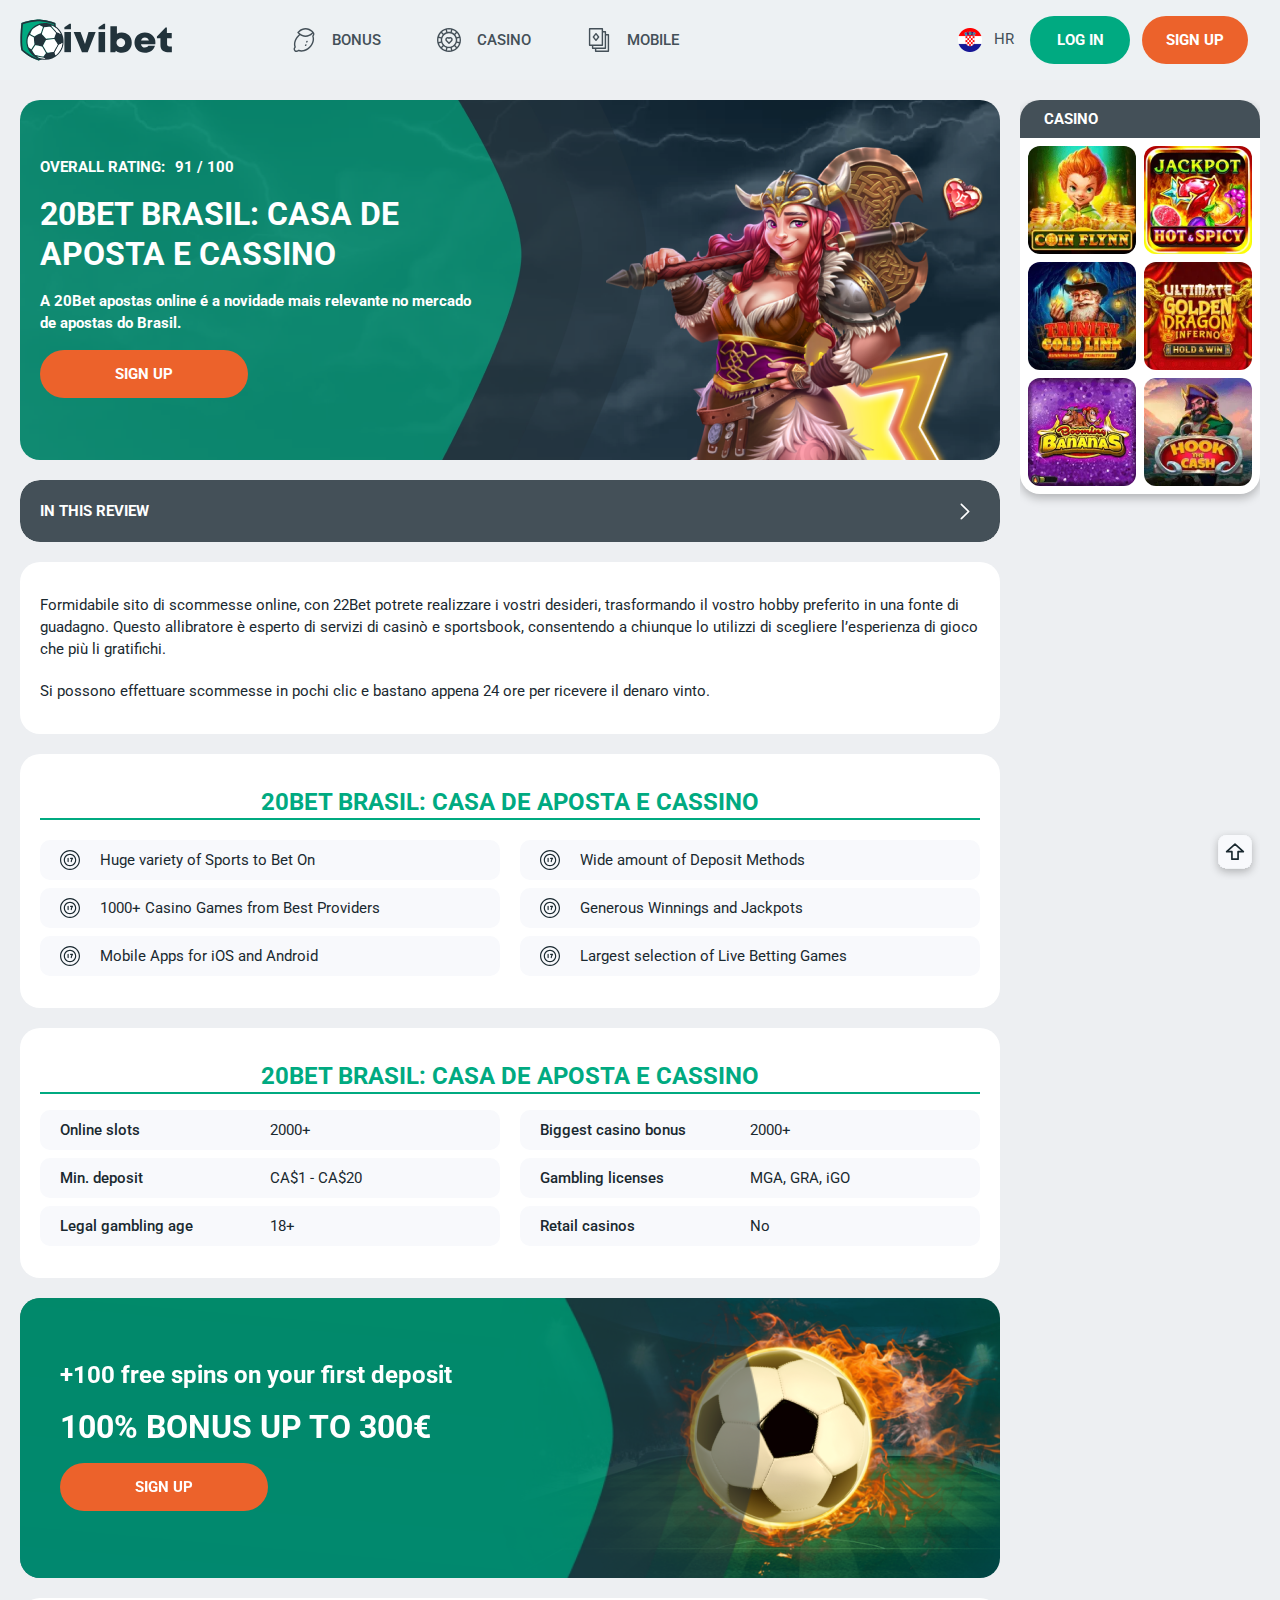
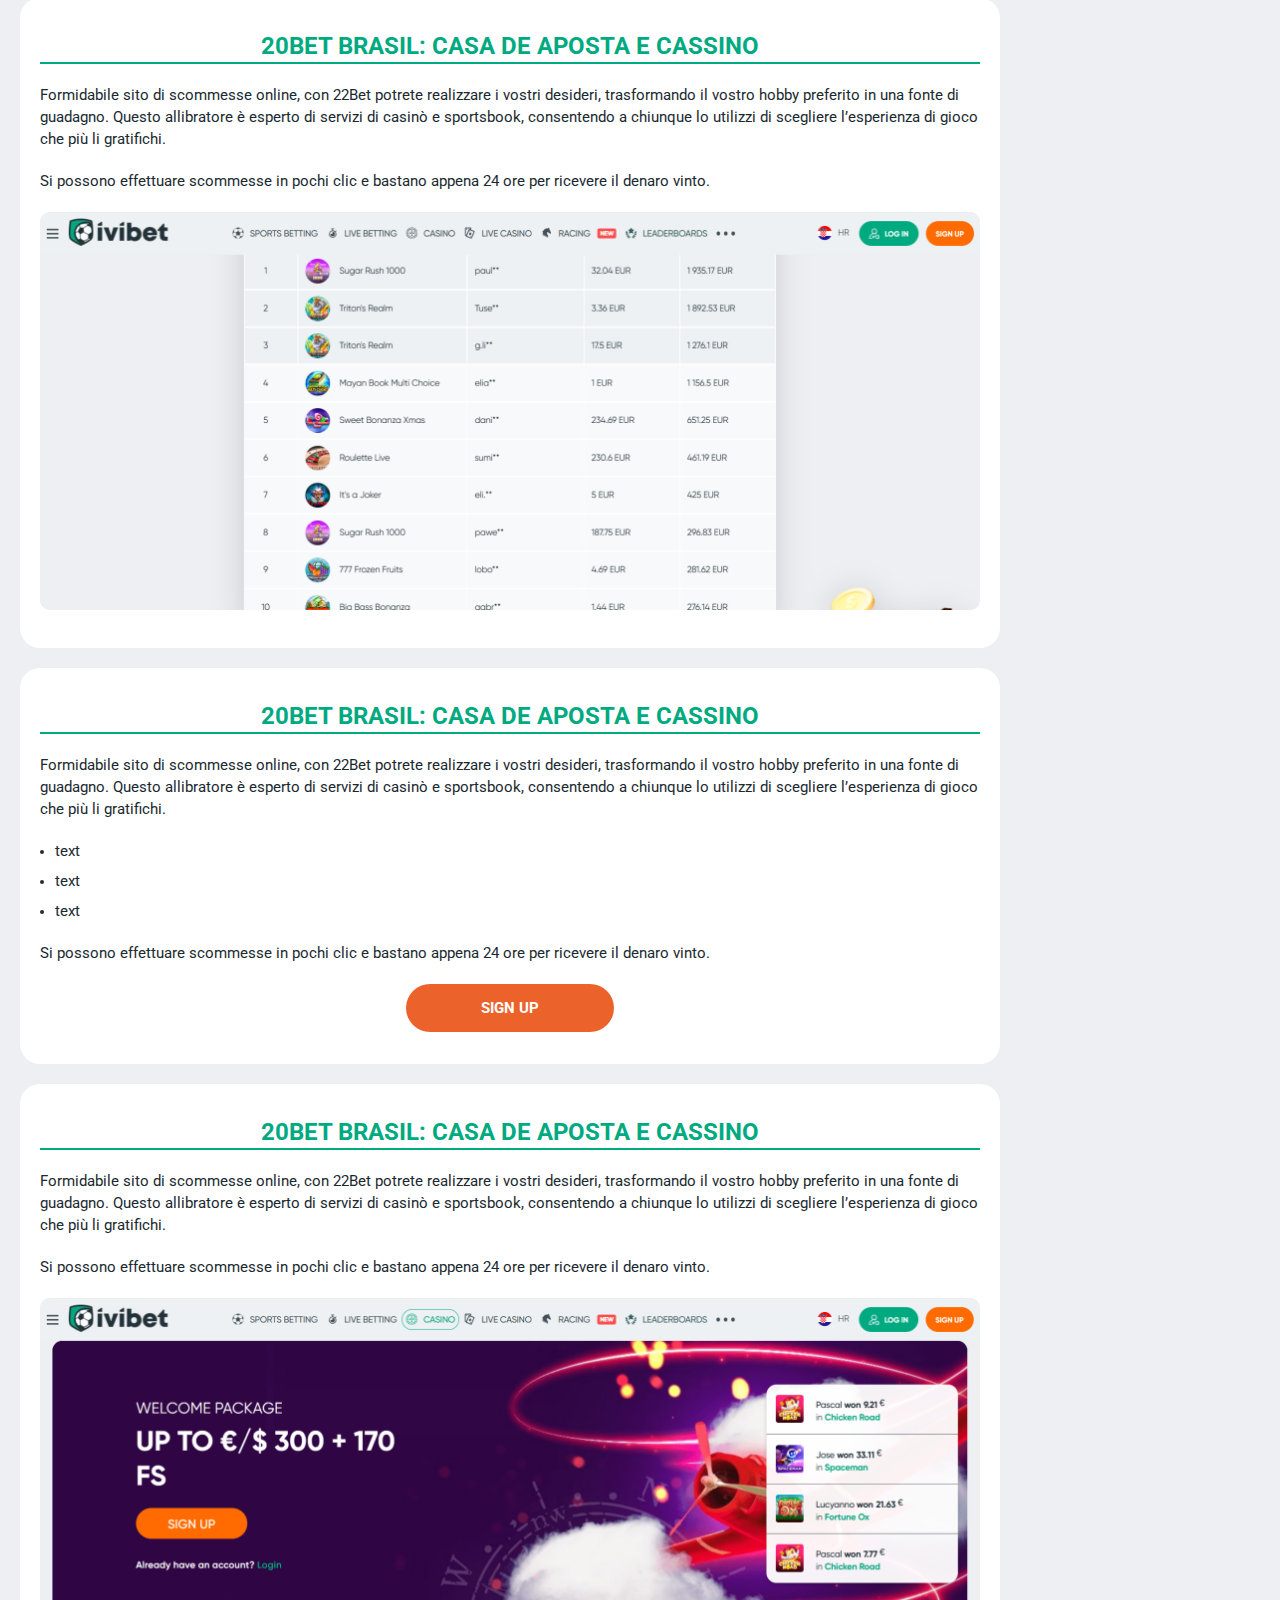
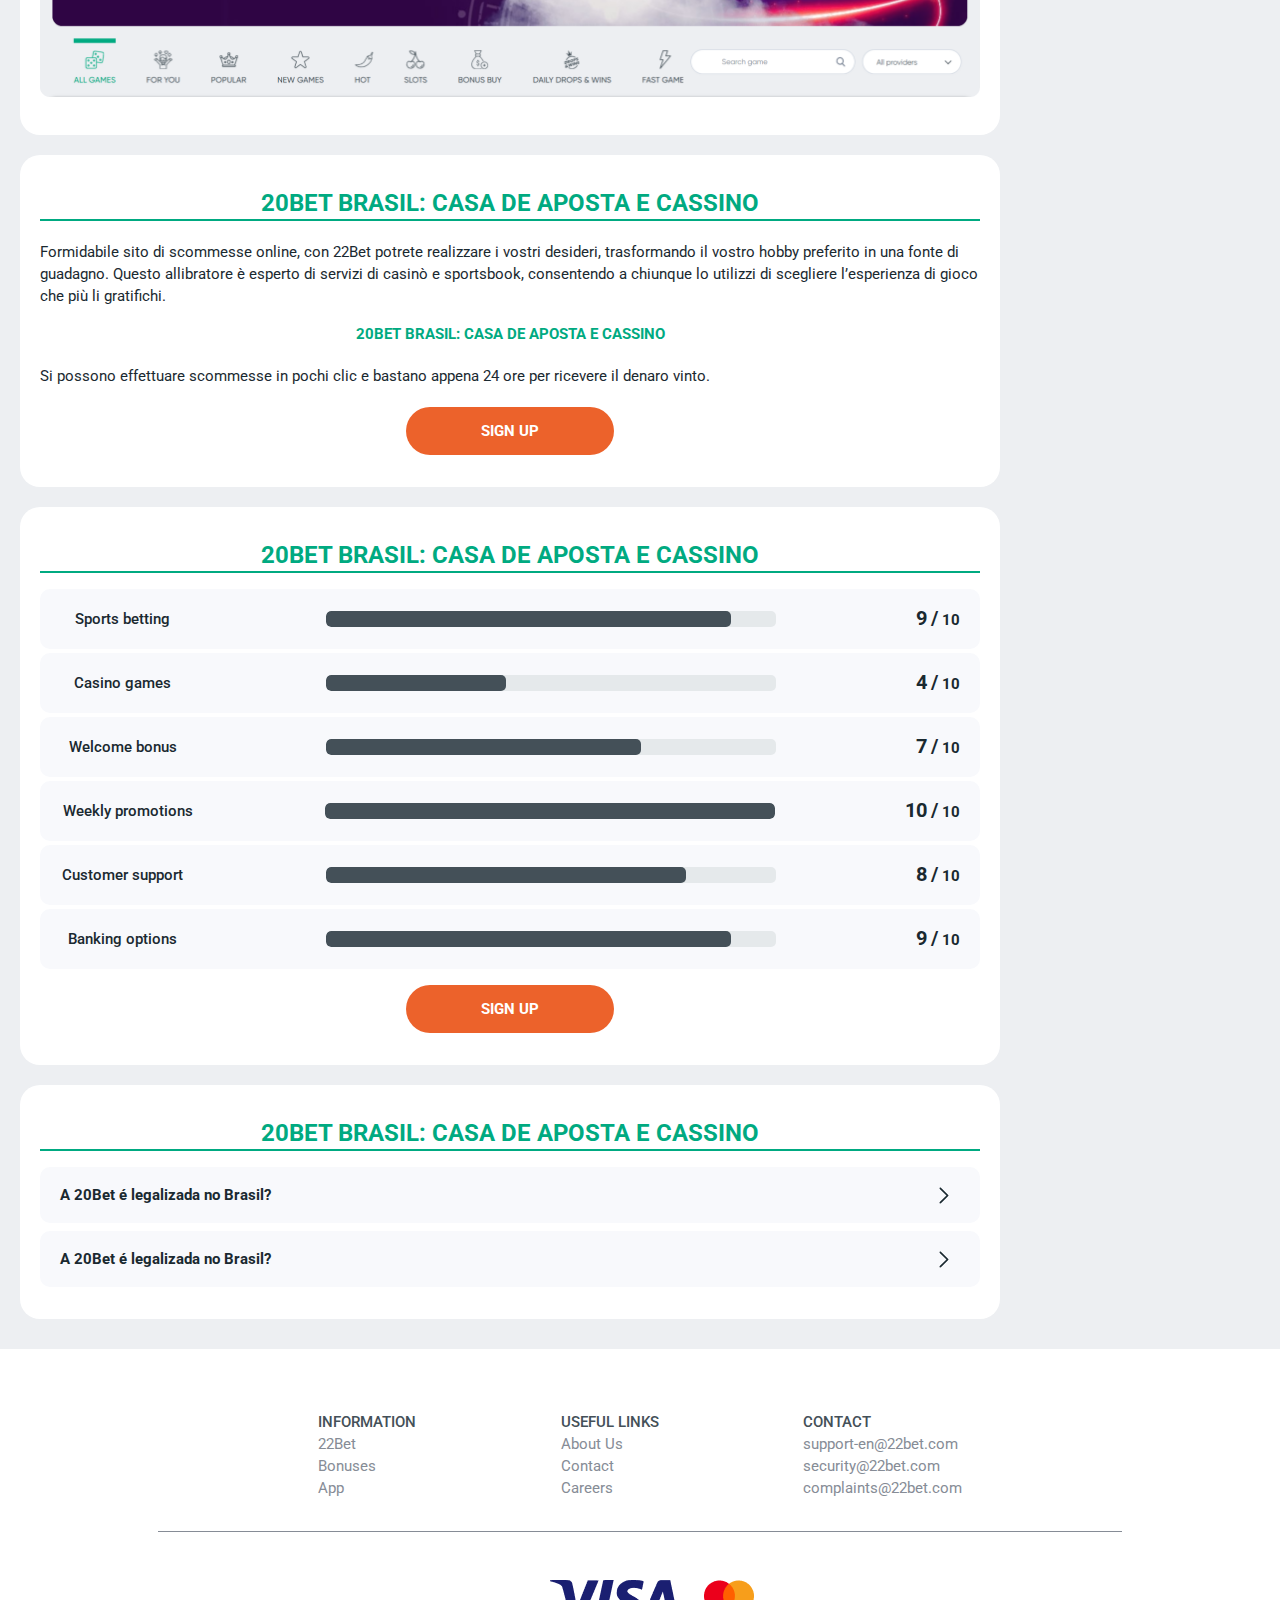
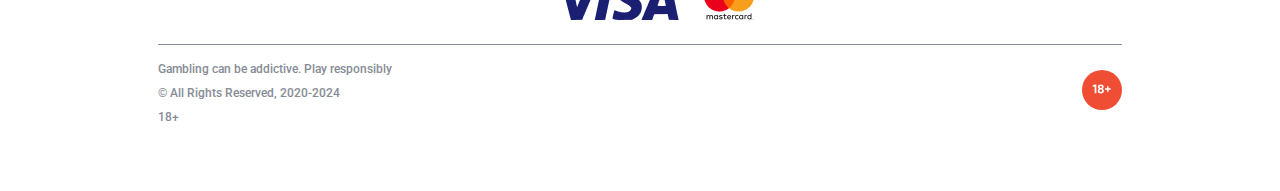
<file: index.html>
<!DOCTYPE html>
<html lang="hr">
  <head>
    <meta charset="UTF-8" />
   
    <meta name="viewport" content="width=device-width, initial-scale=1.0" />
    <title>20Bet Brasil: casa de aposta e cassino</title>
    <meta name="description" content />
    <meta property="og:site_name" content />
    <meta property="og:title" content />
    <meta property="og:type" content="website" />
    <meta property="og:url" content />
    <meta property="og:image" content />
    <meta property="og:image:alt" content />
    <meta property="og:locale" content="hr" />
    <meta property="og:description" content />
    <link rel="preconnect" href="https://fonts.googleapis.com" />
    <link rel="preconnect" href="https://fonts.gstatic.com" crossorigin />
    <link
      href="https://fonts.googleapis.com/css2?family=Poppins&family=Roboto:wght@400;500;700&display=swap"
      rel="stylesheet"
    />
    <link rel="stylesheet" href="./css/reset.css" />
    <link rel="stylesheet" href="./css/main.css" />
    <link rel="stylesheet" href="./css/media.css"/>
    <link rel="icon" href="./images/icon.png" type="image/x-icon"/>
    <script
    src="https://code.jquery.com/jquery-3.6.1.min.js"
    integrity="sha256-o88AwQnZB+VDvE9tvIXrMQaPlFFSUTR+nldQm1LuPXQ="
    crossorigin="anonymous"
  ></script>
  </head>
  <body>
    <header class="header">
      <section class="content header__content">
        <a href="#" class="logo header__logo"
          ><img src="./images/logo.svg" alt="logo" title
        /></a>
        <button class="header__btn-menu" >
          <svg width="16px" height="16px" viewBox="0 0 16 16" xmlns="http://www.w3.org/2000/svg">
              <rect y="0" width="16" height="3" rx="1.5"></rect>
              <rect y="6.5" width="16" height="3" rx="1.5"></rect>
              <rect y="13" width="16" height="3" rx="1.5"></rect>
            </svg>
        </button>

          <nav class="menu header__menu">
            <ul class="header__menu-list">
              <li>
                <a href="#">
                  <span
                    ><img src="./images/bonus-header.svg" alt="Bonus" title
                  /></span>
                  <span>Bonus</span>
                </a>
              </li>
              <li>
                <a href="#">
                  <span
                    ><img src="./images/casino-header.svg" alt="casino" title
                  /></span>
                  <span>Casino</span>
                </a>
              </li>
              <li>
                <a href="#">
                  <span
                    ><img
                      src="./images/mobile-header.svg"
                      alt="mobile"
                      title
                  /></span>
                  <span>Mobile</span>
                </a>
              </li>
             
            </ul>
            <div class="header__button header__button-menu " >
              <a href="#" class="button  button__login-menu">log in</a>
              <a href="#" class="button button__menu">sign up</a>
            </div>
          </nav>
        
          <a href="" class="header__flag">
            <span><img src="./images/flag.png" alt="flag" title /></span>
            <span>hr</span>
          </a>
         
            <a href="#" class="button button__login">log in</a>
            <a href="#" class="button button__singup">sign up</a>
         
      </section>
    </header>
     <main class="main home">
      <section class="main__wrap">
        <aside class="sidebar sidebar-left ">
          
                <div class="sidebar-left__quik">
                  <div class="menu__links-desk">Popular sport</div>
                  <ul class="menu__links">
                    <li>
                      <a href="#"
                        ><img
                          src="./images/main/soccer.svg"
                          alt="Soccer"
                          title
                        />Soccer</a
                      >
                    </li>
                    <li>
                      <a href="#"
                        ><img
                          src="./images/main/basketball.svg"
                          alt="Basketball"
                          title
                        />Basketball</a
                      >
                    </li>
                    <li>
                      <a href="#"
                        ><img
                          src="./images/main/table-tennis.svg"
                          alt="Table Tennis"
                          title
                        />Table Tennis</a
                      >
                    </li>
                    <li>
                      <a href="#"
                        ><img
                          src="./images/main/volleyball.svg"
                          alt="Volleyball"
                          title
                        />Volleyball</a
                      >
                    </li>
                    <li>
                      <a href="#"
                        ><img
                          src="./images/main/tennis.svg"
                          alt="Tennis"
                          title
                        />Tennis</a
                      >
                    </li>
                    <li>
                      <a href="#"
                        ><img
                          src="./images/main/esoccer.svg"
                          alt="ESoccer"
                          title
                        />ESoccer</a
                      >
                    </li>
                   
                  </ul>
                </div>
              
                <div class="sidebar-left__review">
                  <div class="menu__review-desk">In this review</div>
                  <ul class="menu__review">
                    <li><a href="#">Review of 22Bet</a></li>
                    <li><a href="#">Registration</a></li>
                    <li><a href="#">22Bet Betting Expert Reviews</a></li>
                    <li><a href="#">Layouts and navigation</a></li>
                    <li><a href="#">Sports betting</a></li>
                    <li><a href="#">Sports offers</a></li>
                    <li><a href="#">Live betting</a></li>
                    <li><a href="#">Cash out</a></li>
                    <li><a href="#">Live stream</a></li>
                  </ul>
                </div>
             
        </aside>
       <section class="content__wrapper ">

       
          <section class="content hero">
           
            <div class="background">
              <img src="./images/main/bg-main.png" alt="hero" title />
              
            </div>
            <div class="hero__wrapper">
              <div class="hero__data">
                <div class="hero__rating" itemscope itemtype="http://schema.org/Game">
                  <p>Overall Rating:</p>
                  <meta itemprop="name" content="https://ivibet.hr/">
                  <span itemprop="aggregateRating" itemscope itemtype="http://schema.org/AggregateRating">
                    <span itemprop="ratingValue">91</span>
                  <span>/</span> 
                  <span itemprop="bestRating">100</span>
                  <meta itemprop="reviewCount" content="100">
                  </span>
                </div>
                <h1 class="title general hero__title">
                  20Bet Brasil: casa de aposta e cassino
                </h1>
                <p>A 20Bet apostas online é a novidade mais relevante no mercado de apostas do Brasil.</p>
                <a href="#" class="button  hero__button">Sign Up</a>
              </div>
             
            </div>
          </section>
          <section class="content menu-review__content">
              

            
                <div class="menu__review-desk menu__review-content">In this review</div>
                <ul class="menu__review menu__review-list">
                  <li><a href="#">Review of 22Bet</a></li>
                  <li><a href="#">Registration</a></li>
                  <li><a href="#">22Bet Betting Expert Reviews</a></li>
                  <li><a href="#">Layouts and navigation</a></li>
                  <li><a href="#">Sports betting</a></li>
                  <li><a href="#">Sports offers</a></li>
                  <li><a href="#">Live betting</a></li>
                  <li><a href="#">Cash out</a></li>
                  <li><a href="#">Live stream</a></li>
                </ul>
             
          
          </section>
          <section class="content article">
            <p>
              Formidabile sito di scommesse online, con 22Bet potrete realizzare
              i vostri desideri, trasformando il vostro hobby preferito in una
              fonte di guadagno. Questo allibratore è esperto di servizi di
              casinò e sportsbook, consentendo a chiunque lo utilizzi di
              scegliere l’esperienza di gioco che più li gratifichi.
            </p>
            <p>
              Si possono effettuare scommesse in pochi clic e bastano appena 24
              ore per ricevere il denaro vinto.
            </p>
          </section>
          <section class="content features">
            <h2 class="title high features__title">20Bet Brasil: Casa de Aposta e Cassino</h2>
              <div class="features__list">
                <div class="features__info">
                
                <ul >
                  <li class="features__item">
                    
                          Huge variety of Sports to Bet On
                  </li>
                  <li>
                  
                    1000+ Casino Games from Best Providers
                  </li>
                  <li>
                    
                    Mobile Apps for iOS and Android
                  </li>
                
                </ul>
                </div>
           
               <div class="features__info">
                
            
                <ul >
                  <li>
                 
                    Wide amount of Deposit Methods
                  </li>
                  <li>
                    
                    Generous Winnings and Jackpots
                  </li>
                  <li>
                   
                    Largest selection of Live Betting Games
                  </li>
                  
                </ul>
               </div>
              </div>
            
          </section>  

          <section class="content about">

            <h2 class="title high about__title">20Bet Brasil: Casa de Aposta e Cassino</h2>
            <table class="about__table">
              <tbody class="about__group">
                
                  <tr>
                  <td>Online slots</td>
                  <td>2000+</td>
                 </tr>
                 <tr>
                  <td>Min. deposit</td>
                  <td>CA$1 - CA$20</td>
                 </tr>
                 <tr>
                  <td>Legal gambling age</td>
                  <td>18+</td>
                 </tr>
                </div>
              </tbody>
              <tbody class="about__group">
                    <tr>
                    <td>Biggest casino bonus</td>
                    <td>2000+</td>
                  </tr>
                  <tr>
                    <td>Gambling licenses</td>
                    <td>MGA, GRA, iGO</td>
                  </tr>
                  <tr>
                    <td>Retail casinos</td>
                    <td>No</td>
                  </tr>
                </div>
              </tbody>
            </table>
          </section> 
          <section class="content banner">
           
            <div class="background banner__backgroud">
              <img
                src="./images/main/banner-main.png"
                alt="banner"
                title
              />
              <img class="banner__img" src="./images/main/banner-main1.png" alt="" title="">
            </div>
            <div class="banner__info">
              <h2 class="title high banner__title">
                +100 free spins on your first deposit
                <span>100% Bonus up to 300€</span>
              </h2>
              <a href="#" class="button banner__button">sign up</a>
            </div>
          </section>
          <section class="content article">
            <h2 class="title high article__title">20Bet Brasil: Casa de Aposta e Cassino</h2>
            <p>
              Formidabile sito di scommesse online, con 22Bet potrete realizzare
              i vostri desideri, trasformando il vostro hobby preferito in una
              fonte di guadagno. Questo allibratore è esperto di servizi di
              casinò e sportsbook, consentendo a chiunque lo utilizzi di
              scegliere l’esperienza di gioco che più li gratifichi.
            </p>
            <p>
              Si possono effettuare scommesse in pochi clic e bastano appena 24
              ore per ricevere il denaro vinto.
            </p>
            <div class="images">
              <img src="./images/main/image1-main.png" alt="banner" title />
            </div>
          </section>
          <section class="content article">
            <h2 class="title high article__title">20Bet Brasil: Casa de Aposta e Cassino</h2>
            <p>
              Formidabile sito di scommesse online, con 22Bet potrete realizzare
              i vostri desideri, trasformando il vostro hobby preferito in una
              fonte di guadagno. Questo allibratore è esperto di servizi di
              casinò e sportsbook, consentendo a chiunque lo utilizzi di
              scegliere l’esperienza di gioco che più li gratifichi.
            </p>
            <ul>
              <li>text</li>
              <li>text</li>
              <li>text</li>
            </ul>
            <p>
              Si possono effettuare scommesse in pochi clic e bastano appena 24
              ore per ricevere il denaro vinto.
            </p>
            <a href="#" class="button article__button">Sign Up</a>
          </section>
          <section class="content article">
            <h2 class="title high article__title">20Bet Brasil: Casa de Aposta e Cassino</h2>
            <p>
              Formidabile sito di scommesse online, con 22Bet potrete realizzare
              i vostri desideri, trasformando il vostro hobby preferito in una
              fonte di guadagno. Questo allibratore è esperto di servizi di
              casinò e sportsbook, consentendo a chiunque lo utilizzi di
              scegliere l’esperienza di gioco che più li gratifichi.
            </p>
            <p>
              Si possono effettuare scommesse in pochi clic e bastano appena 24
              ore per ricevere il denaro vinto.
            </p>
            <div class="images">
              <img src="./images/main/image2-main.png" alt="banner" title/>
            </div>
          </section>
          <section class="content article">
            <h2 class="title high article__title">20Bet Brasil: Casa de Aposta e Cassino</h2>
            <p>
              Formidabile sito di scommesse online, con 22Bet potrete realizzare
              i vostri desideri, trasformando il vostro hobby preferito in una
              fonte di guadagno. Questo allibratore è esperto di servizi di
              casinò e sportsbook, consentendo a chiunque lo utilizzi di
              scegliere l’esperienza di gioco che più li gratifichi.
            </p>

            <h3>20Bet Brasil: Casa de Aposta e Cassino</h3>

            <p>
              Si possono effettuare scommesse in pochi clic e bastano appena 24
              ore per ricevere il denaro vinto.
            </p>
            <a href="#" class="button article__button">Sign Up</a>
          </section>
          <section class="content ratings ">
            <h2 class="ratings__title title high">
              20Bet Brasil: Casa de Aposta e Cassino
            </h2>
            
            <ul class="ratings__list">
              <li>
                <div  class="ratings__info">
                  <p>Sports betting</p>
                  <div class="ratings__img">
                    <span style="width: 90%" ></span>
                  </div>
                  <span class="ratings__data">
                    <span>9</span>
                    <span>/</span>
                    <span>10</span>
                  </span>
                </div>
                
                

              </li>
              <li>
                <div class="ratings__info">
                  <p>Casino games</p>
                  <div class="ratings__img">
                    <span style="width: 40%" ></span>
                  </div>
                  <span class="ratings__data">
                    <span>4</span>
                    <span>/</span>
                    <span>10</span>
                  </span>
                </div>
                
               
              </li>
              <li>
                <div class="ratings__info">
                  <p>Welcome bonus</p>
                  <div class="ratings__img">
                    <span style="width: 70%" ></span>
                  </div>
                  <span class="ratings__data">
                    <span>7</span>
                    <span>/</span>
                    <span>10</span>
                  </span>
                </div>
             
              </li>
              <li>
                <div class="ratings__info">
                  <p>Weekly promotions</p>
                  <div class="ratings__img">
                    <span style="width: 100%" ></span>
                  </div>
                  <span class="ratings__data">
                    <span>10</span>
                    <span>/</span>
                    <span>10</span>
                  </span>
                </div> 
               
              </li>
              <li>
                <div class="ratings__info">
                  <p>Customer support</p>
                  <div class="ratings__img">
                    <span style="width: 80%" ></span>
                    
                  </div>
                  <span class="ratings__data">
                    <span>8</span>
                    <span>/</span>
                    <span>10</span>
                  </span>
                </div>
              
            </li>
              <li>
                <div class="ratings__info">
                  <p>Banking options</p>
                  <div class="ratings__img">
                    <span style="width: 90%" ></span>
                  </div>
                  <span class="ratings__data">
                    <span>9</span>
                    <span>/</span>
                    <span>10</span>
                  </span>
                </div>
                
              </li>
            </ul>
         
            <a href="#" class="button ratings__button">Sign Up</a>
          </section>
          <section class="content faq">
            <h2 class="title high faq__title">20Bet Brasil: Casa de Aposta e Cassino</h2>
            <ul class="faq__list " itemscope itemtype="https://schema.org/FAQPage">
              <li class="faq__item"  itemscope itemprop="mainEntity" itemtype="https://schema.org/Question">
                <h3 class="title medium faq__subtitle js-button-expander"  itemprop="name">A 20Bet é legalizada no Brasil?
                 </h3>
                <div  class="faq__answer js-expand-content" itemscope  itemprop="acceptedAnswer" itemtype="https://schema.org/Answer">
                  <p  itemprop="text">
                    Sim, a casa de apostas tem licença emitida por Curaçao, que é reconhecida no Brasil e a permite atuar por aqui.
                  </p>
                </div>
              </li>
              <li class="faq__item"  itemscope itemprop="mainEntity" itemtype="https://schema.org/Question">
                <h3 class="title medium faq__subtitle js-button-expander"  itemprop="name">A 20Bet é legalizada no Brasil?</h3>
                <div class="faq__answer js-expand-content" itemscope  itemprop="acceptedAnswer" itemtype="https://schema.org/Answer">
                  <p  itemprop="text">
                    Sim, a casa de apostas tem licença emitida por Curaçao, que é reconhecida no Brasil e a permite atuar por aqui.
                  </p>
                </div>
              </li> 
            </ul>
          </section>
          
        </section> 
        <aside class="sidebar sidebar-right ">
         
              <div class="sidebar-right__desk">
                          <div class="menu__cards">Casino</div>
                    <ul class="menu__casino">
                      <li>
                        <a href="#"
                          ><img
                            src="./images/main/casino1.png"
                            alt="gallery-casino"
                            title
                        /></a>
                      </li>
                      <li>
                        <a href="#"
                          ><img
                            src="./images/main/casino2.png"
                            alt="gallery-casino"
                            title
                        /></a>
                      </li>
                      <li>
                        <a href="#"
                          ><img
                            src="./images/main/casino3.png"
                            alt="gallery-casino"
                            title
                        /></a>
                      </li>
                      <li>
                        <a href="#"
                          ><img
                            src="./images/main/casino4.png"
                            alt="gallery-casino"
                            title
                        /></a>
                      </li>
                      <li>
                        <a href="#"
                          ><img
                            src="./images/main/casino5.png"
                            alt="gallery-casino"
                            title
                        /></a>
                      </li>
                      <li>
                        <a href="#"
                          ><img
                            src="./images/main/casino6.png"
                            alt="gallery-casino"
                            title
                        /></a>
                      </li>
                    </ul>
              </div>
           
        </aside> 
        <div class=""  onclick="scrollToTop()">
          <button class="main__arrow" id="scrollToTopBtn"></button>
        </div> 
        
      </section>
    </main> 
     <footer class=" footer ">
      <section class="content footer__content">
        <ul class="footer__menu">
          <li>
            <div>Information</div>
            <ul class="footer__info">
              <li><a href="#">22Bet</a></li>
              <li><a href="#">Bonuses</a></li>
              <li><a href="#">App</a></li>
            </ul>
          </li>
          <li>
            <div>Useful Links</div>
            <ul class="footer__info">
              <li><a href="#">About Us</a></li>
              <li><a href="#">Contact</a></li>
              <li><a href="#">Careers</a></li>
            </ul>
          </li>
          <li>
            <div>Contact</div>
            <ul class="footer__info">
              <li><a href="mailto:support-en@22bet.com">support-en@22bet.com</a></li>
              <li><a href="mailto:security@22bet.com">security@22bet.com</a></li>
              <li><a href="mailto:complaints@22bet.com">complaints@22bet.com</a></li>
            </ul>
          </li>
        </ul>
       
          <ul class="footer__cards-list">
            <li>
              <a href="#"
                ><img src="./images/visa.png" alt="cardvisa" title
              /></a>
            </li>
            <li>
              <a href="#"
                ><img
                  src="./images/mastercard.png"
                  alt="mastercard"
                  title
              /></a>
            </li>
            
          </ul>
       
        <div class="footer__wrapp">
          <div class="footer__text">
            <p>
              Gambling can be addictive. Play responsibly
            </p>
            <p>&copy; All Rights Reserved, 2020-2024</p>
            <p>18+</p>
          </div>
          <div class="footer__age">
            <img src="./images/age.svg" alt="age" title />
          </div>
        </div>
        
      </section>
    </footer>
    <script src="./js/arrowUp.js" defer></script>
    <script src="./js/sidebar.js" defer></script>
    <script src="./js/expander.js" defer></script>
    <script src="./js/mobile-menu.js" defer></script>
  </body>
</html>
</file>
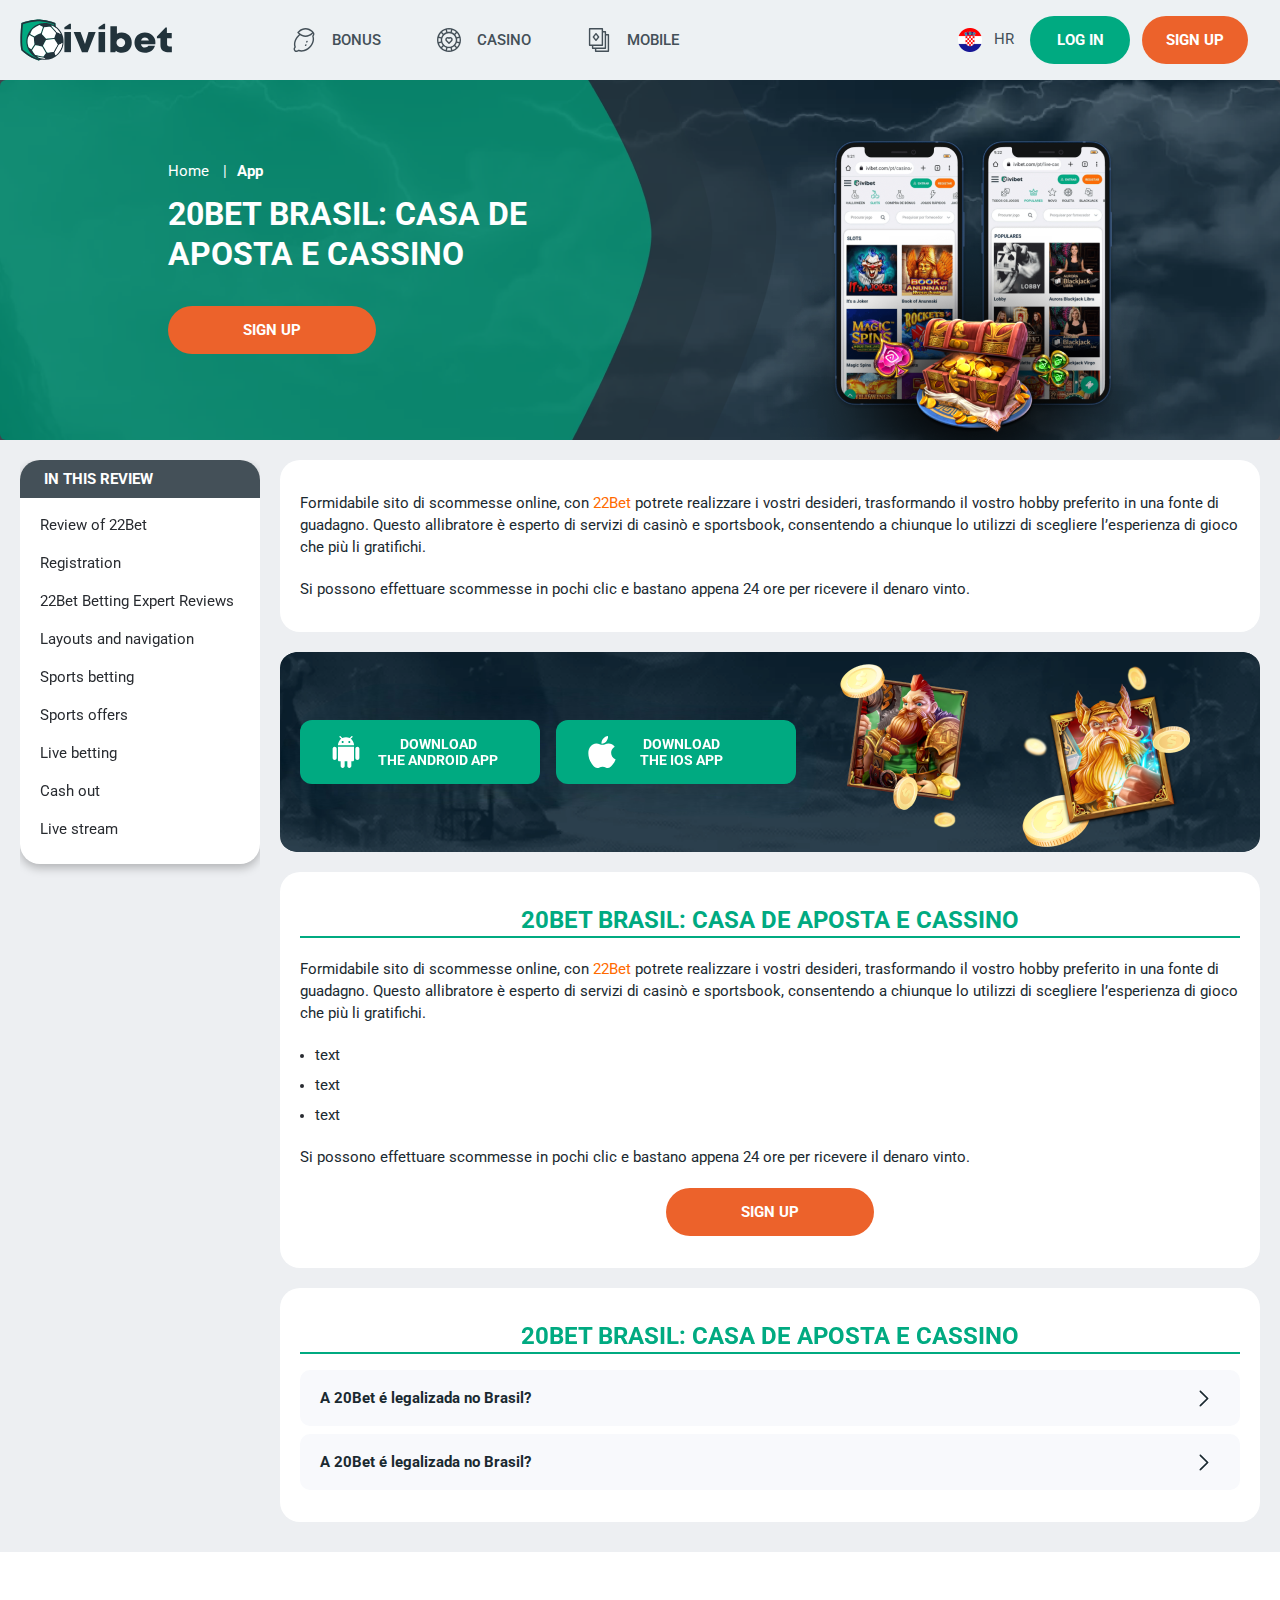
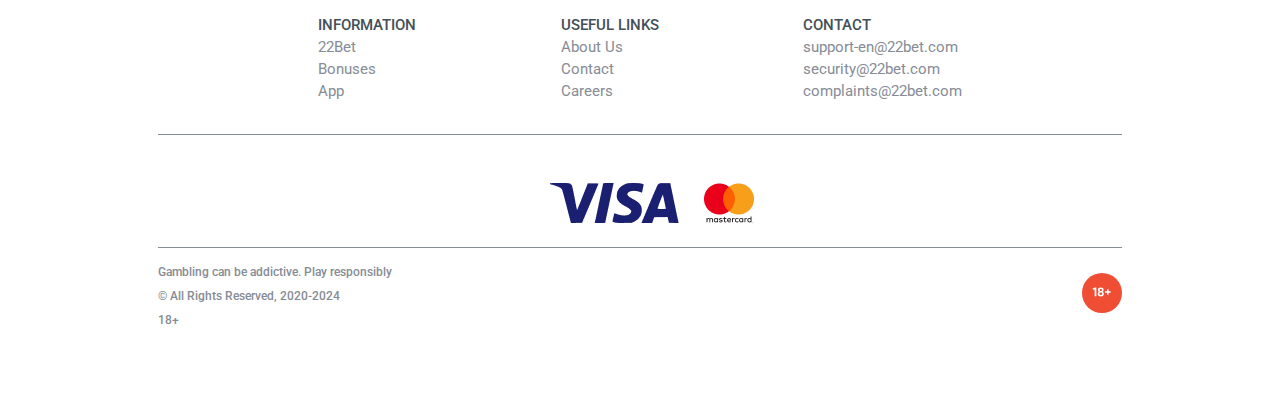
<file: app.html>
<!DOCTYPE html>
<html lang="hr">
  <head>
    <meta charset="UTF-8" />
   
    <meta name="viewport" content="width=device-width, initial-scale=1.0" />
    <title>20Bet Brasil: casa de aposta e cassino</title>
    <meta name="description" content />
    <meta property="og:site_name" content />
    <meta property="og:title" content />
    <meta property="og:type" content="website" />
    <meta property="og:url" content />
    <meta property="og:image" content />
    <meta property="og:image:alt" content />
    <meta property="og:locale" content="hr" />
    <meta property="og:description" content />
    <link rel="preconnect" href="https://fonts.googleapis.com" />
    <link rel="preconnect" href="https://fonts.gstatic.com" crossorigin />
    <link
      href="https://fonts.googleapis.com/css2?family=Poppins&family=Roboto:wght@400;500;700&display=swap"
      rel="stylesheet"
    />
    <link rel="stylesheet" href="./css/reset.css" />
    <link rel="stylesheet" href="./css/main.css" />
    <link rel="stylesheet" href="./css/media.css"/>
    <link rel="icon" href="./images/icon.png" type="image/x-icon"/>
    <script
    src="https://code.jquery.com/jquery-3.6.1.min.js"
    integrity="sha256-o88AwQnZB+VDvE9tvIXrMQaPlFFSUTR+nldQm1LuPXQ="
    crossorigin="anonymous"
  ></script>
  </head>
  <body>
    <header class="header">
      <section class="content header__content">
        <a href="#" class="logo header__logo"
          ><img src="./images/logo.svg" alt="logo" title
        /></a>
        <button class="header__btn-menu" >
          <svg width="16px" height="16px" viewBox="0 0 16 16" xmlns="http://www.w3.org/2000/svg">
              <rect y="0" width="16" height="3" rx="1.5"></rect>
              <rect y="6.5" width="16" height="3" rx="1.5"></rect>
              <rect y="13" width="16" height="3" rx="1.5"></rect>
            </svg>
        </button>

          <nav class="menu header__menu">
            <ul class="header__menu-list">
              <li>
                <a href="#">
                  <span
                    ><img src="./images/bonus-header.svg" alt="Bonus" title
                  /></span>
                  <span>Bonus</span>
                </a>
              </li>
              <li>
                <a href="#">
                  <span
                    ><img src="./images/casino-header.svg" alt="casino" title
                  /></span>
                  <span>Casino</span>
                </a>
              </li>
              <li>
                <a href="#">
                  <span
                    ><img
                      src="./images/mobile-header.svg"
                      alt="mobile"
                      title
                  /></span>
                  <span>Mobile</span>
                </a>
              </li>
             
            </ul>
            <div class="header__button header__button-menu " >
              <a href="#" class="button  button__login-menu">log in</a>
              <a href="#" class="button button__menu">sign up</a>
            </div>
          </nav>
        
          <a href="" class="header__flag">
            <span><img src="./images/flag.png" alt="flag" title /></span>
            <span>hr</span>
          </a>
         
            <a href="#" class="button button__login">log in</a>
            <a href="#" class="button button__singup">sign up</a>
         
      </section>
    </header>
     <main class="main home main-page">
        <section class=" hero hero__page">
           
            <div class="background background-page">
              <img src="./images/app/bg-app.png" alt="hero" title />
            </div>
            <div class="hero__wrapper hero__wrapper-page">
              <div class="hero__data hero__data-page">
                <ul
                class="breadcrumbs"
                itemscope
                itemtype="https://schema.org/BreadcrumbList"
              >
                <li
                  itemprop="itemListElement"
                  itemscope
                  itemtype="https://schema.org/ListItem"
                >
                  <a href="#" itemprop="item">
                    <span itemprop="name">Home</span></a
                  >
                  <meta itemprop="position" content="1" />
                </li>
                <li
                  itemprop="itemListElement"
                  itemscope
                  itemtype="https://schema.org/ListItem"
                >
                  <a href="#" itemprop="item"> <span itemprop="name">App</span></a>
                  <meta itemprop="position" content="2" />
                </li>
              </ul>
                <h1 class="title general hero__title">
                  20Bet Brasil: casa de aposta e cassino
                </h1>
                <a href="#" class="button  hero__button">Sign Up</a>
              </div>
             
            </div>
          </section>
      <section class="main__wrap main__wrap-page">
        <aside class="sidebar sidebar-left sidebar-left-page ">
          
              
                <div class="sidebar-left__review">
                  <div class="menu__review-desk">In this review</div>
                  <ul class="menu__review">
                    <li><a href="#">Review of 22Bet</a></li>
                    <li><a href="#">Registration</a></li>
                    <li><a href="#">22Bet Betting Expert Reviews</a></li>
                    <li><a href="#">Layouts and navigation</a></li>
                    <li><a href="#">Sports betting</a></li>
                    <li><a href="#">Sports offers</a></li>
                    <li><a href="#">Live betting</a></li>
                    <li><a href="#">Cash out</a></li>
                    <li><a href="#">Live stream</a></li>
                  </ul>
                </div>
             
        </aside>
       <section class="content__wrapper content__wrapper-page">
          <section class="content menu-review__content menu-review__content-page">
                <div class="menu__review-desk menu__review-content ">In this review</div>
                <ul class="menu__review menu__review-list">
                  <li><a href="#">Review of 22Bet</a></li>
                  <li><a href="#">Registration</a></li>
                  <li><a href="#">22Bet Betting Expert Reviews</a></li>
                  <li><a href="#">Layouts and navigation</a></li>
                  <li><a href="#">Sports betting</a></li>
                  <li><a href="#">Sports offers</a></li>
                  <li><a href="#">Live betting</a></li>
                  <li><a href="#">Cash out</a></li>
                  <li><a href="#">Live stream</a></li>
                </ul>
          </section>
          <section class="content article article-page">
            <p>
              Formidabile sito di scommesse online, con <a href="#" class="article__links">22Bet</a> potrete realizzare
              i vostri desideri, trasformando il vostro hobby preferito in una
              fonte di guadagno. Questo allibratore è esperto di servizi di
              casinò e sportsbook, consentendo a chiunque lo utilizzi di
              scegliere l’esperienza di gioco che più li gratifichi.
            </p>
            <p>
              Si possono effettuare scommesse in pochi clic e bastano appena 24
              ore per ricevere il denaro vinto.
            </p>
          </section> 
          <section class="content banner banner__app">
            <div class="background banner__background-app">
              <img src="./images/app/banner-app.png" alt="banner" title />
            </div>
            <div class="banner__content banner__content-app">
              <div class="button__wrap-app">
                <a href="#" class="banner__btn banner__btn-app">
                Download </br>
                the IOS app
                </a>
                <a href="#" class="banner__btn banner__btn-android"
                  >Download </br> the Android app</a
                >
              </div>
              
           
            </div>
          </section>
        
          <section class="content article">
            <h2 class="title high article__title">20Bet Brasil: Casa de Aposta e Cassino</h2>
            <p>
              Formidabile sito di scommesse online, con <a href="#" class="article__links">22Bet</a> potrete realizzare
              i vostri desideri, trasformando il vostro hobby preferito in una
              fonte di guadagno. Questo allibratore è esperto di servizi di
              casinò e sportsbook, consentendo a chiunque lo utilizzi di
              scegliere l’esperienza di gioco che più li gratifichi.
            </p>
            <ul>
              <li>text</li>
              <li>text</li>
              <li>text</li>
            </ul>
            <p>
              Si possono effettuare scommesse in pochi clic e bastano appena 24
              ore per ricevere il denaro vinto.
            </p>
            <a href="#" class="button article__button">Sign Up</a>
          </section>
          <section class="content faq">
            <h2 class="title high faq__title">20Bet Brasil: Casa de Aposta e Cassino</h2>
            <ul class="faq__list " itemscope itemtype="https://schema.org/FAQPage">
              <li class="faq__item"  itemscope itemprop="mainEntity" itemtype="https://schema.org/Question">
                <h3 class="title medium faq__subtitle js-button-expander"  itemprop="name">A 20Bet é legalizada no Brasil?
                 </h3>
                <div  class="faq__answer js-expand-content" itemscope  itemprop="acceptedAnswer" itemtype="https://schema.org/Answer">
                  <p  itemprop="text">
                    Sim, a casa de apostas tem licença emitida por Curaçao, que é reconhecida no Brasil e a permite atuar por aqui.
                  </p>
                </div>
              </li>
              <li class="faq__item"  itemscope itemprop="mainEntity" itemtype="https://schema.org/Question">
                <h3 class="title medium faq__subtitle js-button-expander"  itemprop="name">A 20Bet é legalizada no Brasil?</h3>
                <div class="faq__answer js-expand-content" itemscope  itemprop="acceptedAnswer" itemtype="https://schema.org/Answer">
                  <p  itemprop="text">
                    Sim, a casa de apostas tem licença emitida por Curaçao, que é reconhecida no Brasil e a permite atuar por aqui.
                  </p>
                </div>
              </li> 
            </ul>
          </section>
         
        </section> 
       
        
      </section>
    </main> 
     <footer class=" footer ">
      <section class="content footer__content">
        <ul class="footer__menu">
          <li>
            <div>Information</div>
            <ul class="footer__info">
              <li><a href="#">22Bet</a></li>
              <li><a href="#">Bonuses</a></li>
              <li><a href="#">App</a></li>
            </ul>
          </li>
          <li>
            <div>Useful Links</div>
            <ul class="footer__info">
              <li><a href="#">About Us</a></li>
              <li><a href="#">Contact</a></li>
              <li><a href="#">Careers</a></li>
            </ul>
          </li>
          <li>
            <div>Contact</div>
            <ul class="footer__info">
              <li><a href="mailto:support-en@22bet.com">support-en@22bet.com</a></li>
              <li><a href="mailto:security@22bet.com">security@22bet.com</a></li>
              <li><a href="mailto:complaints@22bet.com">complaints@22bet.com</a></li>
            </ul>
          </li>
        </ul>
       
          <ul class="footer__cards-list">
            <li>
              <a href="#"
                ><img src="./images/visa.png" alt="cardvisa" title
              /></a>
            </li>
            <li>
              <a href="#"
                ><img
                  src="./images/mastercard.png"
                  alt="mastercard"
                  title
              /></a>
            </li>
            
          </ul>
       
        <div class="footer__wrapp">
          <div class="footer__text">
            <p>
              Gambling can be addictive. Play responsibly
            </p>
            <p>&copy; All Rights Reserved, 2020-2024</p>
            <p>18+</p>
          </div>
          <div class="footer__age">
            <img src="./images/age.svg" alt="age" title />
          </div>
        </div>
        
      </section>
    </footer>
   
    <script src="./js/sidebar.js" defer></script>
    <script src="./js/expander.js" defer></script>
    <script src="./js/mobile-menu.js" defer></script>
  </body>
</html>
</file>
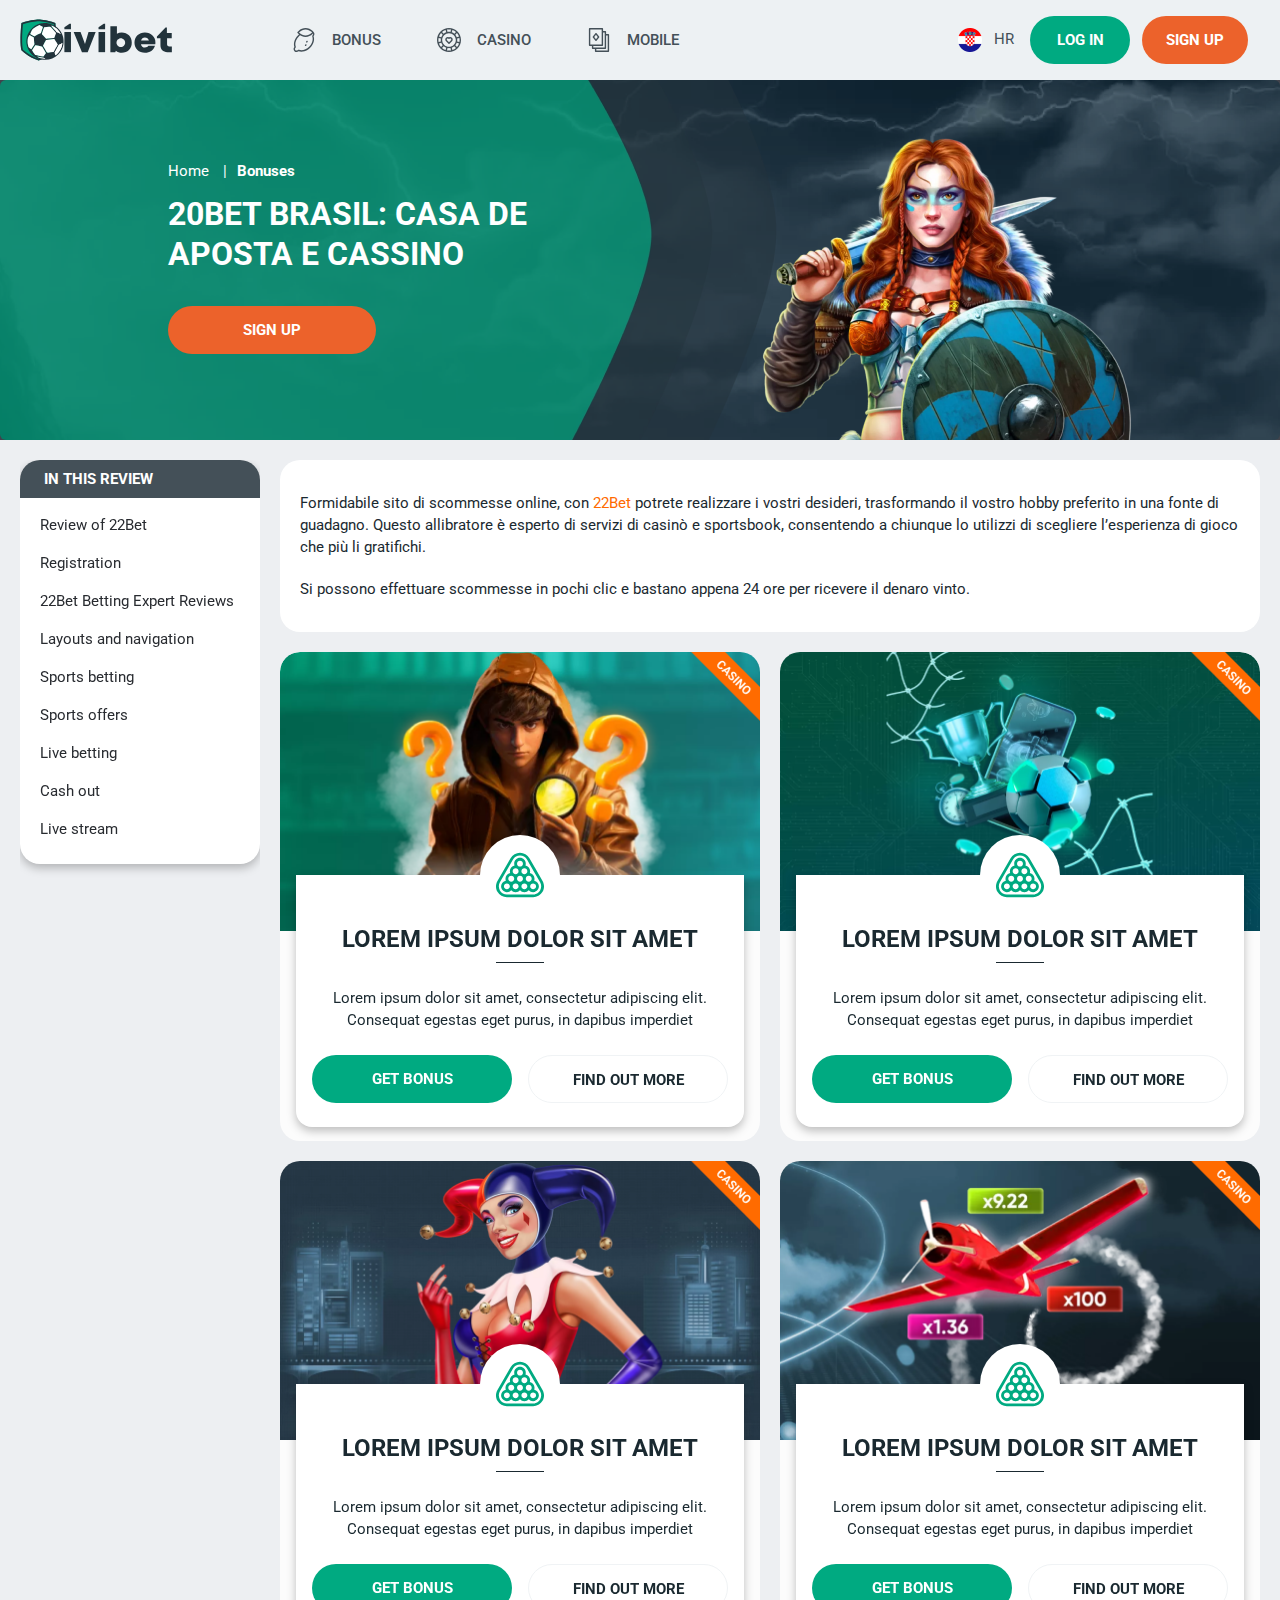
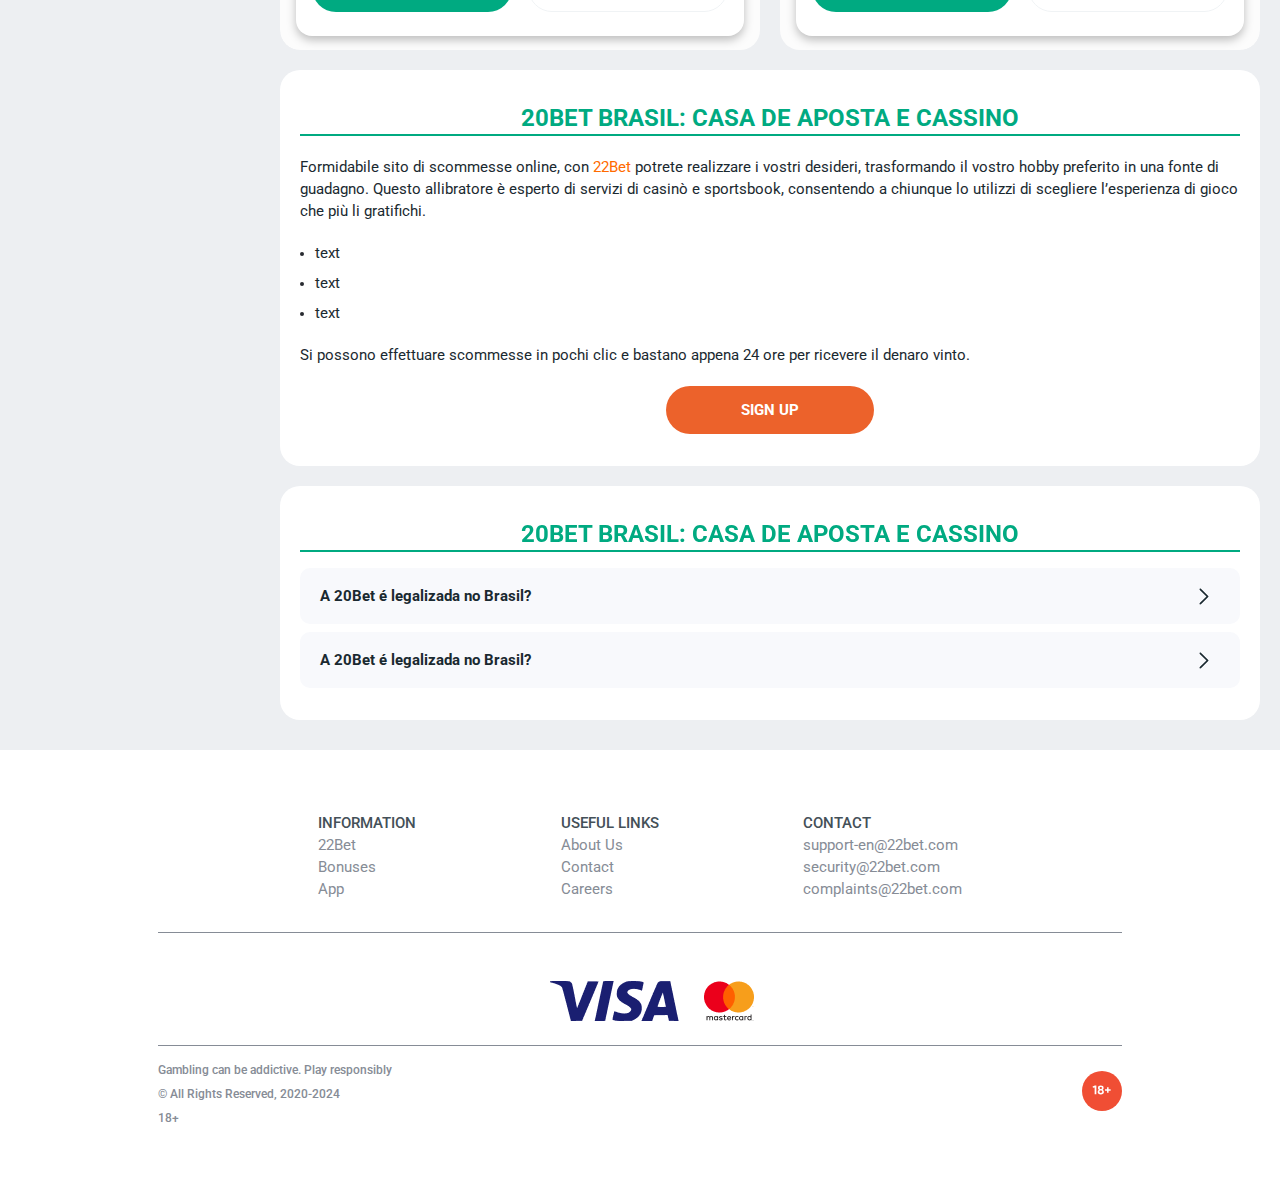
<file: bonus.html>
<!DOCTYPE html>
<html lang="hr">
  <head>
    <meta charset="UTF-8" />
   
    <meta name="viewport" content="width=device-width, initial-scale=1.0" />
    <title>20Bet Brasil: casa de aposta e cassino</title>
    <meta name="description" content />
    <meta property="og:site_name" content />
    <meta property="og:title" content />
    <meta property="og:type" content="website" />
    <meta property="og:url" content />
    <meta property="og:image" content />
    <meta property="og:image:alt" content />
    <meta property="og:locale" content="hr" />
    <meta property="og:description" content />
    <link rel="preconnect" href="https://fonts.googleapis.com" />
    <link rel="preconnect" href="https://fonts.gstatic.com" crossorigin />
    <link
      href="https://fonts.googleapis.com/css2?family=Poppins&family=Roboto:wght@400;500;700&display=swap"
      rel="stylesheet"
    />
    <link rel="stylesheet" href="./css/reset.css" />
    <link rel="stylesheet" href="./css/main.css" />
    <link rel="stylesheet" href="./css/media.css"/>
    <link rel="icon" href="./images/icon.png" type="image/x-icon"/>
    <script
    src="https://code.jquery.com/jquery-3.6.1.min.js"
    integrity="sha256-o88AwQnZB+VDvE9tvIXrMQaPlFFSUTR+nldQm1LuPXQ="
    crossorigin="anonymous"
  ></script>
  </head>
  <body>
    <header class="header">
      <section class="content header__content">
        <a href="#" class="logo header__logo"
          ><img src="./images/logo.svg" alt="logo" title
        /></a>
        <button class="header__btn-menu" >
          <svg width="16px" height="16px" viewBox="0 0 16 16" xmlns="http://www.w3.org/2000/svg">
              <rect y="0" width="16" height="3" rx="1.5"></rect>
              <rect y="6.5" width="16" height="3" rx="1.5"></rect>
              <rect y="13" width="16" height="3" rx="1.5"></rect>
            </svg>
        </button>

          <nav class="menu header__menu">
            <ul class="header__menu-list">
              <li>
                <a href="#">
                  <span
                    ><img src="./images/bonus-header.svg" alt="Bonus" title
                  /></span>
                  <span>Bonus</span>
                </a>
              </li>
              <li>
                <a href="#">
                  <span
                    ><img src="./images/casino-header.svg" alt="casino" title
                  /></span>
                  <span>Casino</span>
                </a>
              </li>
              <li>
                <a href="#">
                  <span
                    ><img
                      src="./images/mobile-header.svg"
                      alt="mobile"
                      title
                  /></span>
                  <span>Mobile</span>
                </a>
              </li>
             
            </ul>
            <div class="header__button header__button-menu " >
              <a href="#" class="button  button__login-menu">log in</a>
              <a href="#" class="button button__menu">sign up</a>
            </div>
          </nav>
        
          <a href="" class="header__flag">
            <span><img src="./images/flag.png" alt="flag" title /></span>
            <span>hr</span>
          </a>
         
            <a href="#" class="button button__login">log in</a>
            <a href="#" class="button button__singup">sign up</a>
         
      </section>
    </header>
     <main class="main home main-page">
        <section class=" hero hero__page">
           
            <div class="background background-page">
              <img src="./images/bonus/bg-bonus.png" alt="hero" title />
            </div>
            <div class="hero__wrapper hero__wrapper-page">
              <div class="hero__data hero__data-page">
                <ul
                class="breadcrumbs "
                itemscope
                itemtype="https://schema.org/BreadcrumbList"
              >
                <li
                  itemprop="itemListElement"
                  itemscope
                  itemtype="https://schema.org/ListItem"
                >
                  <a href="#" itemprop="item">
                    <span itemprop="name">Home</span></a
                  >
                  <meta itemprop="position" content="1" />
                </li>
                <li
                  itemprop="itemListElement"
                  itemscope
                  itemtype="https://schema.org/ListItem"
                >
                  <a href="#" itemprop="item"> <span itemprop="name">Bonuses</span></a>
                  <meta itemprop="position" content="2" />
                </li>
              </ul>
                <h1 class="title general hero__title">
                  20Bet Brasil: casa de aposta e cassino
                </h1>
                <a href="#" class="button  hero__button">Sign Up</a>
              </div>
             
            </div>
          </section>
      <section class="main__wrap main__wrap-page">
        <aside class="sidebar sidebar-left sidebar-left-page ">
          
              
                <div class="sidebar-left__review">
                  <div class="menu__review-desk">In this review</div>
                  <ul class="menu__review">
                    <li><a href="#">Review of 22Bet</a></li>
                    <li><a href="#">Registration</a></li>
                    <li><a href="#">22Bet Betting Expert Reviews</a></li>
                    <li><a href="#">Layouts and navigation</a></li>
                    <li><a href="#">Sports betting</a></li>
                    <li><a href="#">Sports offers</a></li>
                    <li><a href="#">Live betting</a></li>
                    <li><a href="#">Cash out</a></li>
                    <li><a href="#">Live stream</a></li>
                  </ul>
                </div>
             
        </aside>
       <section class="content__wrapper content__wrapper-page">
          <section class="content menu-review__content menu-review__content-page">
                <div class="menu__review-desk menu__review-content">In this review</div>
                <ul class="menu__review menu__review-list">
                  <li><a href="#">Review of 22Bet</a></li>
                  <li><a href="#">Registration</a></li>
                  <li><a href="#">22Bet Betting Expert Reviews</a></li>
                  <li><a href="#">Layouts and navigation</a></li>
                  <li><a href="#">Sports betting</a></li>
                  <li><a href="#">Sports offers</a></li>
                  <li><a href="#">Live betting</a></li>
                  <li><a href="#">Cash out</a></li>
                  <li><a href="#">Live stream</a></li>
                </ul>
          </section>
          <section class="content article">
            <p>
              Formidabile sito di scommesse online, con <a href="#" class="article__links">22Bet</a> potrete realizzare
              i vostri desideri, trasformando il vostro hobby preferito in una
              fonte di guadagno. Questo allibratore è esperto di servizi di
              casinò e sportsbook, consentendo a chiunque lo utilizzi di
              scegliere l’esperienza di gioco che più li gratifichi.
            </p>
            <p>
              Si possono effettuare scommesse in pochi clic e bastano appena 24
              ore per ricevere il denaro vinto.
            </p>
          </section> 
          <section class="content bonuses">
            <ul class="bonuses__list">
               <li class="bonuses__item">
                 
                  <div class="bonuses__img">
                     <img src="./images/bonus/banner-bonus1.png" alt="" title="">
                  </div>
                  <div class="bonuses__desc">
                     <div class="wrap">
                        <span class="bonuses__icon">
                           <img src="./images/bonus/bonus-icon.svg" alt="" title="">
                        </span>
                        <h2 class="title high bonuses__title">Lorem ipsum dolor sit amet</h2>
                        <div class="bonuses__text">
                           <p>Lorem ipsum dolor sit amet, consectetur adipiscing elit. Consequat egestas eget purus,
                              in dapibus imperdiet</p>
                        </div>
                        <div class="bonuses__buttons">
                           <a href="#" class="button bonuses__button">Get Bonus</a>
                           <a href="#" class="button bonuses__button">Find out more</a>
                        </div>
                     </div>
                  </div>
               <li class="bonuses__item">
                 
                  <div class="bonuses__img">
                     <img src="./images/bonus/banner-bonus2.png" alt="" title="">
                  </div>
                  <div class="bonuses__desc">
                     <div class="wrap">
                        <span class="bonuses__icon">
                           <img src="./images/bonus/bonus-icon.svg" alt="" title="">
                        </span>
                        <h2 class="title high bonuses__title">Lorem ipsum dolor sit amet</h2>
                        <div class="bonuses__text">
                           <p>Lorem ipsum dolor sit amet, consectetur adipiscing elit. Consequat egestas eget purus,
                              in dapibus imperdiet</p>
                        </div>
                        <div class="bonuses__buttons">
                           <a href="#" class="button bonuses__button">Get Bonus</a>
                           <a href="#" class="button bonuses__button">Find out more</a>
                        </div>
                     </div>
                  </div>
               <li class="bonuses__item">
                
                  <div class="bonuses__img">
                     <img src="./images/bonus/banner-bonus3.png" alt="" title="">
                  </div>
                  <div class="bonuses__desc">
                     <div class="wrap">
                        <span class="bonuses__icon">
                           <img src="./images/bonus/bonus-icon.svg" alt="" title="">
                        </span>
                        <h2 class="title high bonuses__title">Lorem ipsum dolor sit amet</h2>
                        <div class="bonuses__text">
                           <p>Lorem ipsum dolor sit amet, consectetur adipiscing elit. Consequat egestas eget purus,
                              in dapibus imperdiet</p>
                        </div>
                        <div class="bonuses__buttons">
                           <a href="#" class="button bonuses__button">Get Bonus</a>
                           <a href="#" class="button bonuses__button">Find out more</a>
                        </div>
                     </div>
                  </div>
               <li class="bonuses__item">
                  
                  <div class="bonuses__img">
                     <img src="./images/bonus/banner-bonus4.png" alt="" title="">
                  </div>
                  <div class="bonuses__desc">
                     <div class="wrap">
                        <span class="bonuses__icon">
                           <img src="./images/bonus/bonus-icon.svg" alt="" title="">
                        </span>
                        <h2 class="title high bonuses__title">Lorem ipsum dolor sit amet</h2>
                        <div class="bonuses__text">
                           <p>Lorem ipsum dolor sit amet, consectetur adipiscing elit. Consequat egestas eget purus,
                              in dapibus imperdiet</p>
                        </div>
                        <div class="bonuses__buttons">
                           <a href="#" class="button bonuses__button">Get Bonus</a>
                           <a href="#" class="button bonuses__button">Find out more</a>
                        </div>
                     </div>
                  </div>
            </ul>
         </section>
        
          <section class="content article">
            <h2 class="title high article__title">20Bet Brasil: Casa de Aposta e Cassino</h2>
            <p>
              Formidabile sito di scommesse online, con <a href="#" class="article__links">22Bet</a> potrete realizzare
              i vostri desideri, trasformando il vostro hobby preferito in una
              fonte di guadagno. Questo allibratore è esperto di servizi di
              casinò e sportsbook, consentendo a chiunque lo utilizzi di
              scegliere l’esperienza di gioco che più li gratifichi.
            </p>
            <ul>
              <li>text</li>
              <li>text</li>
              <li>text</li>
            </ul>
            <p>
              Si possono effettuare scommesse in pochi clic e bastano appena 24
              ore per ricevere il denaro vinto.
            </p>
            <a href="#" class="button article__button">Sign Up</a>
          </section>
          <section class="content faq">
            <h2 class="title high faq__title">20Bet Brasil: Casa de Aposta e Cassino</h2>
            <ul class="faq__list " itemscope itemtype="https://schema.org/FAQPage">
              <li class="faq__item"  itemscope itemprop="mainEntity" itemtype="https://schema.org/Question">
                <h3 class="title medium faq__subtitle js-button-expander"  itemprop="name">A 20Bet é legalizada no Brasil?
                 </h3>
                <div  class="faq__answer js-expand-content" itemscope  itemprop="acceptedAnswer" itemtype="https://schema.org/Answer">
                  <p  itemprop="text">
                    Sim, a casa de apostas tem licença emitida por Curaçao, que é reconhecida no Brasil e a permite atuar por aqui.
                  </p>
                </div>
              </li>
              <li class="faq__item"  itemscope itemprop="mainEntity" itemtype="https://schema.org/Question">
                <h3 class="title medium faq__subtitle js-button-expander"  itemprop="name">A 20Bet é legalizada no Brasil?</h3>
                <div class="faq__answer js-expand-content" itemscope  itemprop="acceptedAnswer" itemtype="https://schema.org/Answer">
                  <p  itemprop="text">
                    Sim, a casa de apostas tem licença emitida por Curaçao, que é reconhecida no Brasil e a permite atuar por aqui.
                  </p>
                </div>
              </li> 
            </ul>
          </section>
         
        </section> 
       
        
      </section>
    </main> 
     <footer class=" footer ">
      <section class="content footer__content">
        <ul class="footer__menu">
          <li>
            <div>Information</div>
            <ul class="footer__info">
              <li><a href="#">22Bet</a></li>
              <li><a href="#">Bonuses</a></li>
              <li><a href="#">App</a></li>
            </ul>
          </li>
          <li>
            <div>Useful Links</div>
            <ul class="footer__info">
              <li><a href="#">About Us</a></li>
              <li><a href="#">Contact</a></li>
              <li><a href="#">Careers</a></li>
            </ul>
          </li>
          <li>
            <div>Contact</div>
            <ul class="footer__info">
              <li><a href="mailto:support-en@22bet.com">support-en@22bet.com</a></li>
              <li><a href="mailto:security@22bet.com">security@22bet.com</a></li>
              <li><a href="mailto:complaints@22bet.com">complaints@22bet.com</a></li>
            </ul>
          </li>
        </ul>
       
          <ul class="footer__cards-list">
            <li>
              <a href="#"
                ><img src="./images/visa.png" alt="cardvisa" title
              /></a>
            </li>
            <li>
              <a href="#"
                ><img
                  src="./images/mastercard.png"
                  alt="mastercard"
                  title
              /></a>
            </li>
            
          </ul>
       
        <div class="footer__wrapp">
          <div class="footer__text">
            <p>
              Gambling can be addictive. Play responsibly
            </p>
            <p>&copy; All Rights Reserved, 2020-2024</p>
            <p>18+</p>
          </div>
          <div class="footer__age">
            <img src="./images/age.svg" alt="age" title />
          </div>
        </div>
        
      </section>
    </footer>
   
    <script src="./js/sidebar.js" defer></script>
    <script src="./js/expander.js" defer></script>
    <script src="./js/mobile-menu.js" defer></script>
  </body>
</html>
</file>
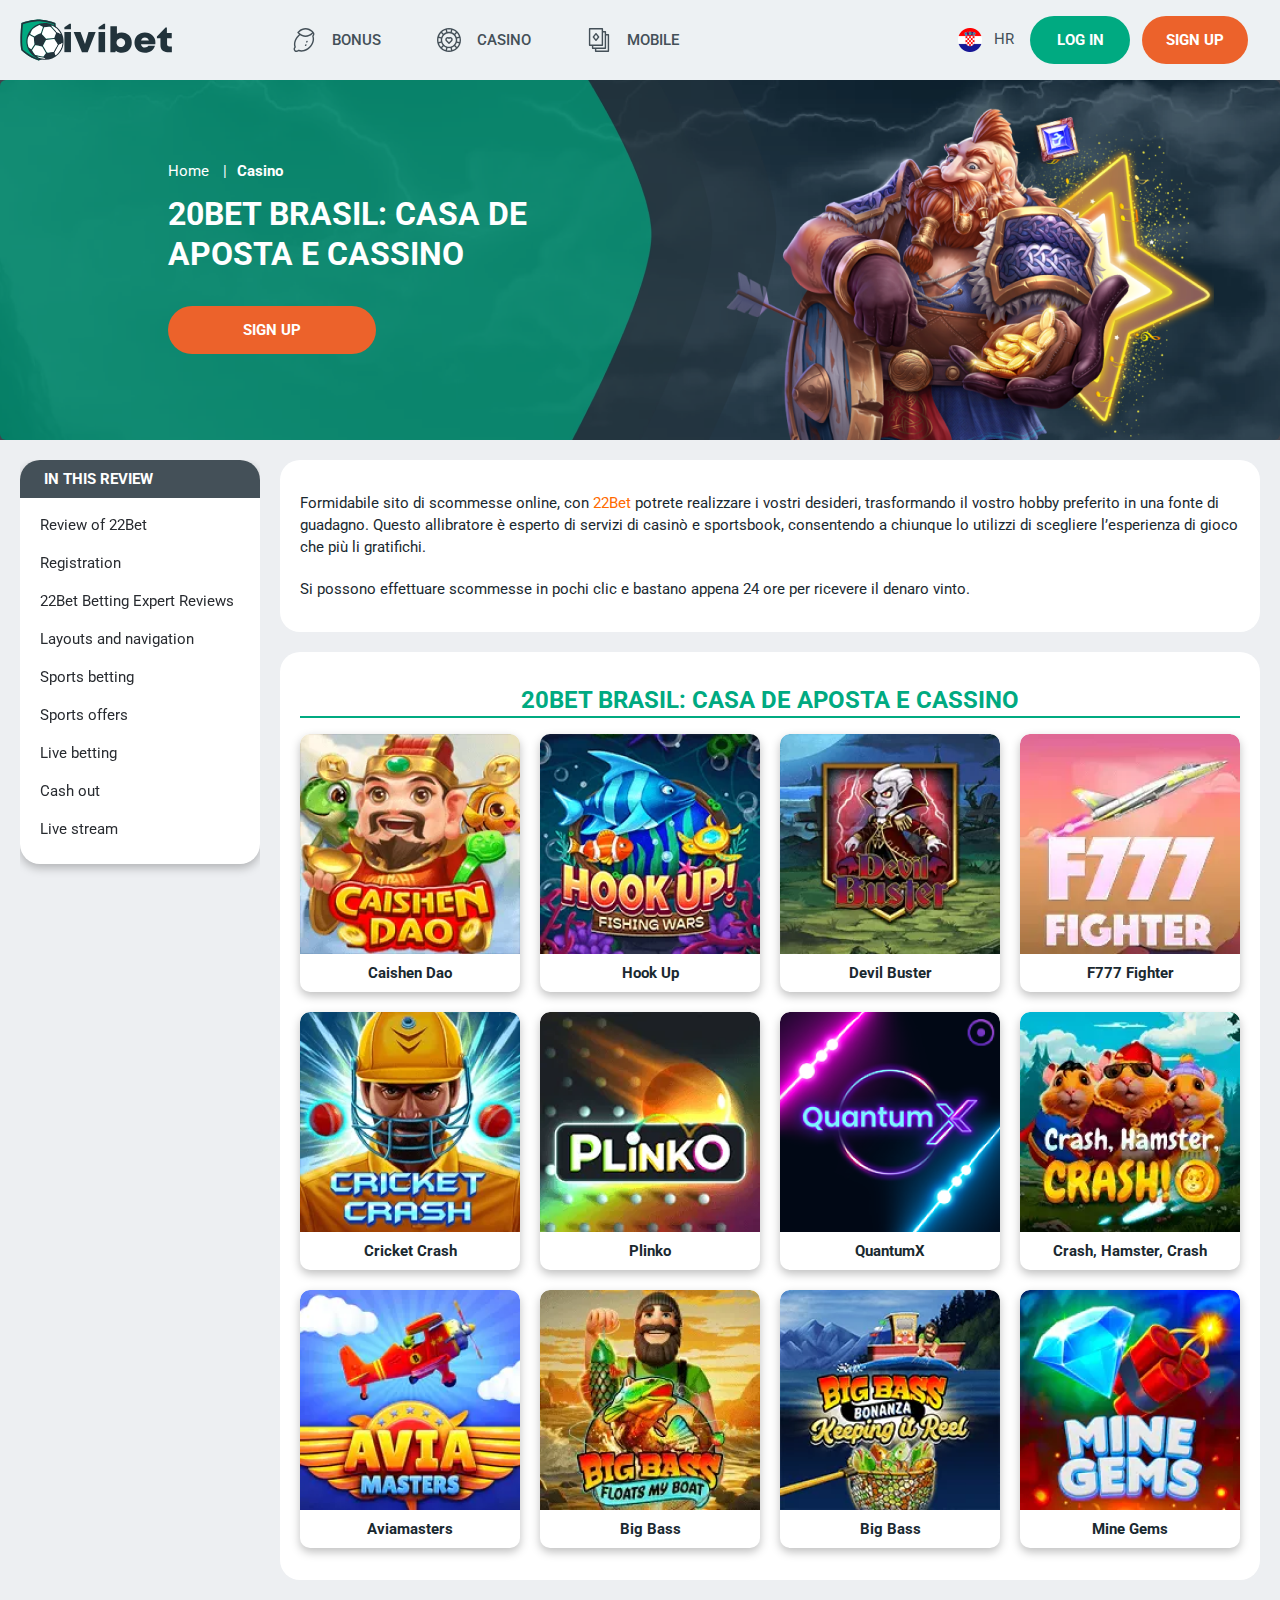
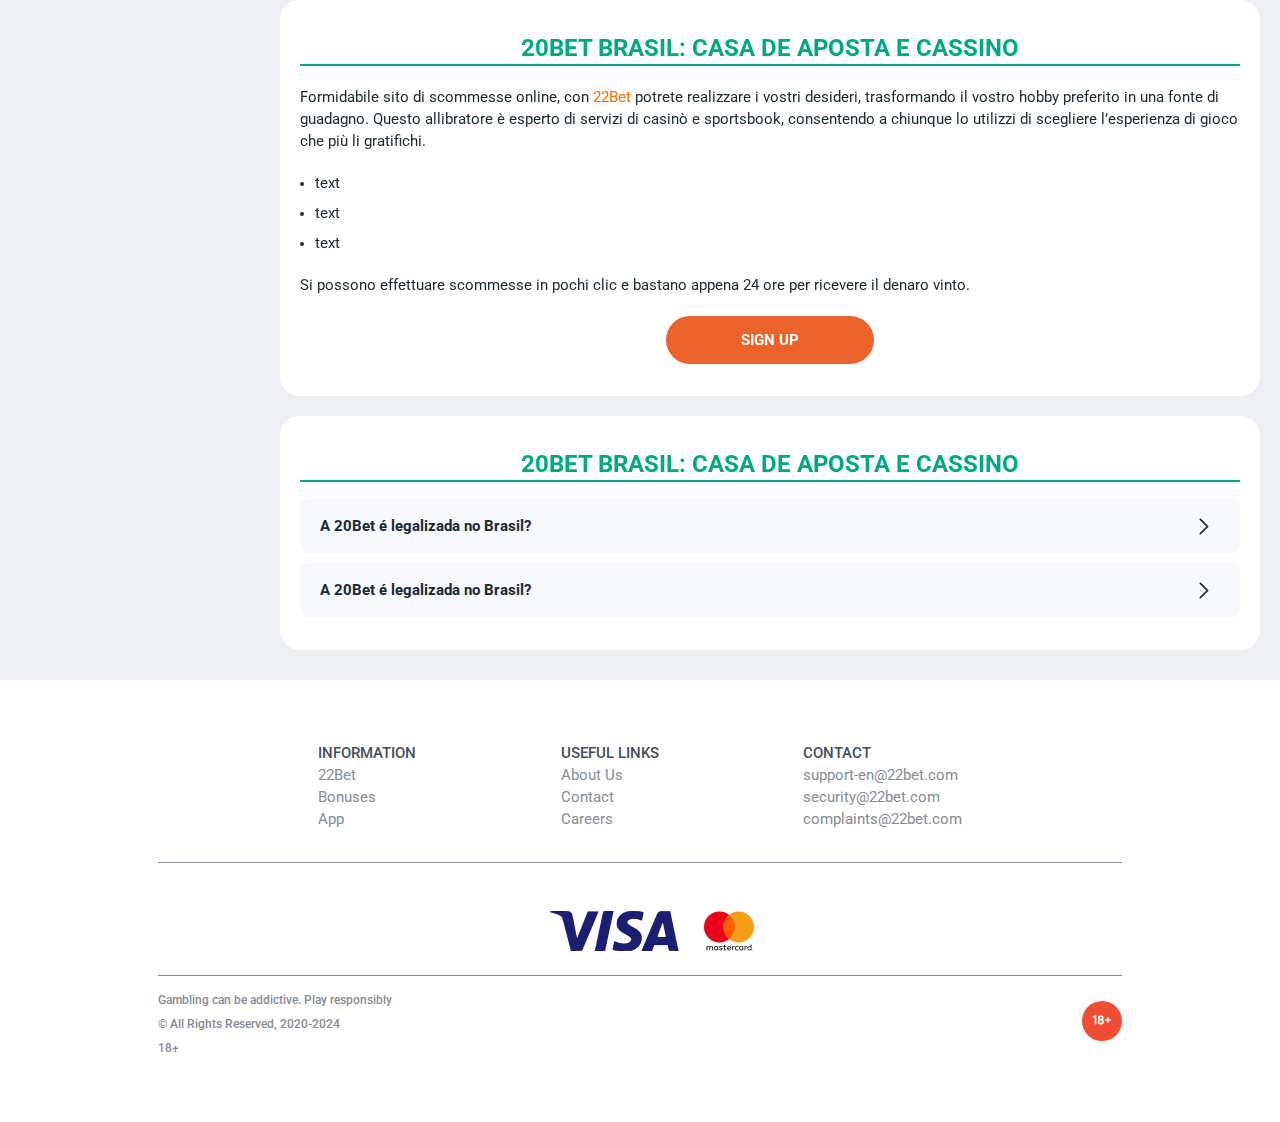
<file: casino.html>
<!DOCTYPE html>
<html lang="hr">
  <head>
    <meta charset="UTF-8" />
   
    <meta name="viewport" content="width=device-width, initial-scale=1.0" />
    <title>20Bet Brasil: casa de aposta e cassino</title>
    <meta name="description" content />
    <meta property="og:site_name" content />
    <meta property="og:title" content />
    <meta property="og:type" content="website" />
    <meta property="og:url" content />
    <meta property="og:image" content />
    <meta property="og:image:alt" content />
    <meta property="og:locale" content="hr" />
    <meta property="og:description" content />
    <link rel="preconnect" href="https://fonts.googleapis.com" />
    <link rel="preconnect" href="https://fonts.gstatic.com" crossorigin />
    <link
      href="https://fonts.googleapis.com/css2?family=Poppins&family=Roboto:wght@400;500;700&display=swap"
      rel="stylesheet"
    />
    <link rel="stylesheet" href="./css/reset.css" />
    <link rel="stylesheet" href="./css/main.css" />
    <link rel="stylesheet" href="./css/media.css"/>
    <link rel="icon" href="./images/icon.png" type="image/x-icon"/>
    <script
    src="https://code.jquery.com/jquery-3.6.1.min.js"
    integrity="sha256-o88AwQnZB+VDvE9tvIXrMQaPlFFSUTR+nldQm1LuPXQ="
    crossorigin="anonymous"
  ></script>
  </head>
  <body>
    <header class="header">
      <section class="content header__content">
        <a href="#" class="logo header__logo"
          ><img src="./images/logo.svg" alt="logo" title
        /></a>
        <button class="header__btn-menu" >
          <svg width="16px" height="16px" viewBox="0 0 16 16" xmlns="http://www.w3.org/2000/svg">
              <rect y="0" width="16" height="3" rx="1.5"></rect>
              <rect y="6.5" width="16" height="3" rx="1.5"></rect>
              <rect y="13" width="16" height="3" rx="1.5"></rect>
            </svg>
        </button>

          <nav class="menu header__menu">
            <ul class="header__menu-list">
              <li>
                <a href="#">
                  <span
                    ><img src="./images/bonus-header.svg" alt="Bonus" title
                  /></span>
                  <span>Bonus</span>
                </a>
              </li>
              <li>
                <a href="#">
                  <span
                    ><img src="./images/casino-header.svg" alt="casino" title
                  /></span>
                  <span>Casino</span>
                </a>
              </li>
              <li>
                <a href="#">
                  <span
                    ><img
                      src="./images/mobile-header.svg"
                      alt="mobile"
                      title
                  /></span>
                  <span>Mobile</span>
                </a>
              </li>
             
            </ul>
            <div class="header__button header__button-menu " >
              <a href="#" class="button  button__login-menu">log in</a>
              <a href="#" class="button button__menu">sign up</a>
            </div>
          </nav>
        
          <a href="" class="header__flag">
            <span><img src="./images/flag.png" alt="flag" title /></span>
            <span>hr</span>
          </a>
         
            <a href="#" class="button button__login">log in</a>
            <a href="#" class="button button__singup">sign up</a>
         
      </section>
    </header>
     <main class="main home main-page">
        <section class=" hero hero__page">
           
            <div class="background background-page">
              <img src="./images/casino/bg-casino.png" alt="hero" title />
            </div>
            <div class="hero__wrapper hero__wrapper-page">
              <div class="hero__data hero__data-page">
                <ul
                class="breadcrumbs"
                itemscope
                itemtype="https://schema.org/BreadcrumbList"
              >
                <li
                  itemprop="itemListElement"
                  itemscope
                  itemtype="https://schema.org/ListItem"
                >
                  <a href="#" itemprop="item">
                    <span itemprop="name">Home</span></a
                  >
                  <meta itemprop="position" content="1" />
                </li>
                <li
                  itemprop="itemListElement"
                  itemscope
                  itemtype="https://schema.org/ListItem"
                >
                  <a href="#" itemprop="item"> <span itemprop="name">Casino</span></a>
                  <meta itemprop="position" content="2" />
                </li>
              </ul>
                <h1 class="title general hero__title">
                  20Bet Brasil: casa de aposta e cassino
                </h1>
                <a href="#" class="button  hero__button">Sign Up</a>
              </div>
             
            </div>
          </section>
      <section class="main__wrap main__wrap-page">
        <aside class="sidebar sidebar-left sidebar-left-page ">
          
              
                <div class="sidebar-left__review">
                  <div class="menu__review-desk">In this review</div>
                  <ul class="menu__review">
                    <li><a href="#">Review of 22Bet</a></li>
                    <li><a href="#">Registration</a></li>
                    <li><a href="#">22Bet Betting Expert Reviews</a></li>
                    <li><a href="#">Layouts and navigation</a></li>
                    <li><a href="#">Sports betting</a></li>
                    <li><a href="#">Sports offers</a></li>
                    <li><a href="#">Live betting</a></li>
                    <li><a href="#">Cash out</a></li>
                    <li><a href="#">Live stream</a></li>
                  </ul>
                </div>
             
        </aside>
       <section class="content__wrapper content__wrapper-page">
          <section class="content menu-review__content menu-review__content-page">
                <div class="menu__review-desk menu__review-content ">In this review</div>
                <ul class="menu__review menu__review-list">
                  <li><a href="#">Review of 22Bet</a></li>
                  <li><a href="#">Registration</a></li>
                  <li><a href="#">22Bet Betting Expert Reviews</a></li>
                  <li><a href="#">Layouts and navigation</a></li>
                  <li><a href="#">Sports betting</a></li>
                  <li><a href="#">Sports offers</a></li>
                  <li><a href="#">Live betting</a></li>
                  <li><a href="#">Cash out</a></li>
                  <li><a href="#">Live stream</a></li>
                </ul>
          </section>
          <section class="content article">
            <p>
              Formidabile sito di scommesse online, con <a href="#" class="article__links">22Bet</a> potrete realizzare
              i vostri desideri, trasformando il vostro hobby preferito in una
              fonte di guadagno. Questo allibratore è esperto di servizi di
              casinò e sportsbook, consentendo a chiunque lo utilizzi di
              scegliere l’esperienza di gioco che più li gratifichi.
            </p>
            <p>
              Si possono effettuare scommesse in pochi clic e bastano appena 24
              ore per ricevere il denaro vinto.
            </p>
          </section> 
         <section class="content casino">
            <h2 class="title high casino__title">20Bet Brasil: Casa de Aposta e Cassino</h2>
              <ul class="casino__list">
                <li class="casino__item">
                    <div class="casino__wrapper">
                      <img class="casino__img" src="./images/casino/img1.png" alt="" title>
                    <div class="casino__hover">
                        <a href="#" class="casino__hover-link">Login</a>
                        <p>or</p>
                        <a href="#" class="button  casino__button">Sign Up</a>
                    </div>
                    </div>
                    <h3>Caishen Dao</h3>
                </li>
                <li class="casino__item">
                  <div class="casino__wrapper">
                    <img class="casino__img" src="./images/casino/img2.png" alt="" title>
                  <div class="casino__hover">
                      <a href="#" class="casino__hover-link">Login</a>
                      <p>or</p>
                      <a href="#" class="button  casino__button">Sign Up</a>
                  </div>
                  </div>
                  <h3>Hook Up</h3>
              </li>
              <li class="casino__item">
                <div class="casino__wrapper">
                  <img class="casino__img" src="./images/casino/img3.png" alt="" title>
                <div class="casino__hover">
                    <a href="#" class="casino__hover-link">Login</a>
                    <p>or</p>
                    <a href="#" class="button  casino__button">Sign Up</a>
                </div>
                </div>
                <h3>Devil Buster</h3>
            </li>
            <li class="casino__item">
              <div class="casino__wrapper">
                <img class="casino__img" src="./images/casino/img4.png" alt="" title>
              <div class="casino__hover">
                  <a href="#" class="casino__hover-link">Login</a>
                  <p>or</p>
                  <a href="#" class="button  casino__button">Sign Up</a>
              </div>
              </div>
              <h3>F777 Fighter</h3>
          </li>
          <li class="casino__item">
            <div class="casino__wrapper">
              <img class="casino__img" src="./images/casino/img5.png" alt="" title>
            <div class="casino__hover">
                <a href="#" class="casino__hover-link">Login</a>
                <p>or</p>
                <a href="#" class="button  casino__button">Sign Up</a>
            </div>
            </div>
            <h3>Cricket Crash</h3>
        </li>
        <li class="casino__item">
          <div class="casino__wrapper">
            <img class="casino__img" src="./images/casino/img6.png" alt="" title>
          <div class="casino__hover">
              <a href="#" class="casino__hover-link">Login</a>
              <p>or</p>
              <a href="#" class="button  casino__button">Sign Up</a>
          </div>
          </div>
          <h3>Plinko</h3>
      </li>
      <li class="casino__item">
        <div class="casino__wrapper">
          <img class="casino__img" src="./images/casino/img7.png" alt="" title>
        <div class="casino__hover">
            <a href="#" class="casino__hover-link">Login</a>
            <p>or</p>
            <a href="#" class="button  casino__button">Sign Up</a>
        </div>
        </div>
        <h3>QuantumX</h3>
    </li>
    <li class="casino__item">
      <div class="casino__wrapper">
        <img class="casino__img" src="./images/casino/img8.png" alt="" title>
      <div class="casino__hover">
          <a href="#" class="casino__hover-link">Login</a>
          <p>or</p>
          <a href="#" class="button  casino__button">Sign Up</a>
      </div>
      </div>
      <h3>Crash, Hamster, Crash</h3>
  </li>
  <li class="casino__item">
    <div class="casino__wrapper">
      <img class="casino__img" src="./images/casino/img9.png" alt="" title>
    <div class="casino__hover">
        <a href="#" class="casino__hover-link">Login</a>
        <p>or</p>
        <a href="#" class="button  casino__button">Sign Up</a>
    </div>
    </div>
    <h3>Aviamasters</h3>
</li>
<li class="casino__item">
  <div class="casino__wrapper">
    <img class="casino__img" src="./images/casino/img10.png" alt="" title>
  <div class="casino__hover">
      <a href="#" class="casino__hover-link">Login</a>
      <p>or</p>
      <a href="#" class="button  casino__button">Sign Up</a>
  </div>
  </div>
  <h3>Big Bass</h3>
</li>
<li class="casino__item">
  <div class="casino__wrapper">
    <img class="casino__img" src="./images/casino/img11.png" alt="" title>
  <div class="casino__hover">
      <a href="#" class="casino__hover-link">Login</a>
      <p>or</p>
      <a href="#" class="button  casino__button">Sign Up</a>
  </div>
  </div>
  <h3>Big Bass</h3>
</li>
<li class="casino__item">
  <div class="casino__wrapper">
    <img class="casino__img" src="./images/casino/img12.png" alt="" title>
  <div class="casino__hover">
      <a href="#" class="casino__hover-link">Login</a>
      <p>or</p>
      <a href="#" class="button  casino__button">Sign Up</a>
  </div>
  </div>
  <h3>Mine Gems</h3>
</li>
              </ul>
         </section>
        
          <section class="content article">
            <h2 class="title high article__title">20Bet Brasil: Casa de Aposta e Cassino</h2>
            <p>
              Formidabile sito di scommesse online, con <a href="#" class="article__links">22Bet</a> potrete realizzare
              i vostri desideri, trasformando il vostro hobby preferito in una
              fonte di guadagno. Questo allibratore è esperto di servizi di
              casinò e sportsbook, consentendo a chiunque lo utilizzi di
              scegliere l’esperienza di gioco che più li gratifichi.
            </p>
            <ul>
              <li>text</li>
              <li>text</li>
              <li>text</li>
            </ul>
            <p>
              Si possono effettuare scommesse in pochi clic e bastano appena 24
              ore per ricevere il denaro vinto.
            </p>
            <a href="#" class="button article__button">Sign Up</a>
          </section>
          <section class="content faq">
            <h2 class="title high faq__title">20Bet Brasil: Casa de Aposta e Cassino</h2>
            <ul class="faq__list " itemscope itemtype="https://schema.org/FAQPage">
              <li class="faq__item"  itemscope itemprop="mainEntity" itemtype="https://schema.org/Question">
                <h3 class="title medium faq__subtitle js-button-expander"  itemprop="name">A 20Bet é legalizada no Brasil?
                 </h3>
                <div  class="faq__answer js-expand-content" itemscope  itemprop="acceptedAnswer" itemtype="https://schema.org/Answer">
                  <p  itemprop="text">
                    Sim, a casa de apostas tem licença emitida por Curaçao, que é reconhecida no Brasil e a permite atuar por aqui.
                  </p>
                </div>
              </li>
              <li class="faq__item"  itemscope itemprop="mainEntity" itemtype="https://schema.org/Question">
                <h3 class="title medium faq__subtitle js-button-expander"  itemprop="name">A 20Bet é legalizada no Brasil?</h3>
                <div class="faq__answer js-expand-content" itemscope  itemprop="acceptedAnswer" itemtype="https://schema.org/Answer">
                  <p  itemprop="text">
                    Sim, a casa de apostas tem licença emitida por Curaçao, que é reconhecida no Brasil e a permite atuar por aqui.
                  </p>
                </div>
              </li> 
            </ul>
          </section>
         
        </section> 
       
        
      </section>
    </main> 
     <footer class=" footer ">
      <section class="content footer__content">
        <ul class="footer__menu">
          <li>
            <div>Information</div>
            <ul class="footer__info">
              <li><a href="#">22Bet</a></li>
              <li><a href="#">Bonuses</a></li>
              <li><a href="#">App</a></li>
            </ul>
          </li>
          <li>
            <div>Useful Links</div>
            <ul class="footer__info">
              <li><a href="#">About Us</a></li>
              <li><a href="#">Contact</a></li>
              <li><a href="#">Careers</a></li>
            </ul>
          </li>
          <li>
            <div>Contact</div>
            <ul class="footer__info">
              <li><a href="mailto:support-en@22bet.com">support-en@22bet.com</a></li>
              <li><a href="mailto:security@22bet.com">security@22bet.com</a></li>
              <li><a href="mailto:complaints@22bet.com">complaints@22bet.com</a></li>
            </ul>
          </li>
        </ul>
       
          <ul class="footer__cards-list">
            <li>
              <a href="#"
                ><img src="./images/visa.png" alt="cardvisa" title
              /></a>
            </li>
            <li>
              <a href="#"
                ><img
                  src="./images/mastercard.png"
                  alt="mastercard"
                  title
              /></a>
            </li>
            
          </ul>
       
        <div class="footer__wrapp">
          <div class="footer__text">
            <p>
              Gambling can be addictive. Play responsibly
            </p>
            <p>&copy; All Rights Reserved, 2020-2024</p>
            <p>18+</p>
          </div>
          <div class="footer__age">
            <img src="./images/age.svg" alt="age" title />
          </div>
        </div>
        
      </section>
    </footer>
   
    <script src="./js/sidebar.js" defer></script>
    <script src="./js/expander.js" defer></script>
    <script src="./js/mobile-menu.js" defer></script>
  </body>
</html>
</file>
<file: css/main.css>
html{
  -webkit-text-size-adjust: 100%;
  scroll-behavior: smooth;
}

body {
    display: block;
    position: relative;
    width: 100%;
    background: #EDEFF2;
    font-family: "Roboto", sans-serif;
    font-size: 15px;
    font-weight: 400;
    line-height: 22px;
    text-align: left;
    color: #1A2930;
  }

  
  .content {
    display: block;
    position: relative;
    width: 100%;
    max-width: 984px;
    overflow: hidden;
    border-radius: 20px;
    background: #ffffff;
    padding: 32px 20px;
    margin: 0 auto 20px auto;
  }
  
  h1,
  h2,
  h3,
  h4,
  .title {
    display: block;
    position: relative;
    font-size: 32px;
    font-weight: 700;
    line-height: 40px;
    text-align: center;
    color: #ffffff;
  }
  
  h1,
  .title.general {
    text-transform: uppercase;
  }
  
  h2,
  .title.high {
    display: flex;
    align-items: center;
    justify-content: center;
    font-size: 24px;
    line-height: 32px;
    color: #00AA81;
    text-transform: uppercase;
    border-bottom: 2px solid #00AA81 ;
  }
  
  h3,
  title.medium {
    font-size: 15px;
    line-height: 22px;
    text-align: left;
    color: #00AA81;
  }
  
  article > *,
  .article > *,
  .desk > * {
    margin-top: 20px;
  }
  
  article > *:first-child,
  .article > *:first-child,
  .desk > *:first-child {
    margin-top: 0 !important;
  }
  
  article > h2,
  .article > h2,
  .desk > h2 {
    margin-top: 32px;
  }
  
  article > h3,
  .article > h3,
  .desk > h3 {
    margin-top: 16px;
  }
  
  .button {
    
    position: relative;
  
    min-width: 208px;
    height: 48px;
    border-radius: 32px;
    background: #ec622b;
    overflow: hidden;
    font-size: 15px;
    font-weight: 700;
    line-height: 22px;
    text-align: center;
    text-decoration: none;
    text-transform: uppercase;
    color: #ffffff;
    white-space: nowrap;
    cursor: pointer;
    padding: 13px 24px;
    margin: 0 auto;
  
    transition: all 0.5s;
  }
  
  .button:hover {
    transform: scale(1.1);
  }
  
  
  .header,
  .main ,.footer {
    display: flex;
    position: relative;
    justify-content: space-between;
    align-items: center;
   
    max-width: 1600px;
    max-width: 100%;
    
    margin: 0 auto;
  }
  
  .background{
    display: block;
    position: absolute;
    bottom: 0;left: 0;
    height: 100%;
    width: 100%;
    overflow: hidden;
  }
  
  .background img{
    position: relative;
    width: 100%;height: 100%;object-fit: cover;
    border-radius: 6px;
  }
  
  .images img{
    border-radius: 6px;
    width: 100%;
    height: 100%;
    overflow: hidden;
  }
  
  /* -------------------HEADER---------------- */
  .header {
    position: fixed;
    top: 0;
    left: 0;
    right: 0;
    width: 100%;
    z-index: 100;
    background: #EDF1F3;
    
  }
  
  .header__content {
    position: relative;
    display: flex;
    flex-direction: row;
    align-items: center;
    justify-content: space-between;
    max-width: 1600px;
    max-height: 80px;
    border-radius: 0;
    background: #EDF1F3;
    padding: 16px 48px;
    margin: 0 auto;
  }
  
  .logo {
    display: block;
    position: relative;
    max-width: 152px;
    margin-right: 108px;
  }
  
  .logo img {
    display: block;
    position: relative;
    width: auto;
    max-height: 48px;
  }
  
  .logo:hover{
    transform: scale(1.1);
  }
  .header__menu {
    display: flex;
    white-space: nowrap;
    
  }
  
  
  
  .header__menu-list {
    display: flex;
    justify-content: center;
    align-items: center;
    white-space: nowrap;
    flex: 1 1 auto;
    gap: 32px;
  }
  .header__menu-list li {
    display: block;
    padding: 8px 12px;
  }
  
  .header__menu-list li a {
    display: inline-flex;
    position: relative;
    align-items: center;
    font-weight: 500;
    text-transform: uppercase;
    color:#445058;
    transition: all 0.5s;
   
  }
  
  .header__menu-list a:hover {
    color: #00AA81;
    
  }
  
  .menu a{
    display: none;
  }
  

  span {
    display: inline-block;
  }
  
  .header__menu-list a img,
  .header__flag img {
    width: 24px;
    height: 24px;
    vertical-align: middle;
  }
  
  .header__menu-list a span:last-child {
    margin-left: 16px;
  }
  
  .header__flag span:first-child {
    flex: 0 1 24px;
    
  }
  
  .header__flag span:last-child {
    text-transform: uppercase;
    color: #445058;
  }
  
  .header__flag span:not(:last-child) {
    margin-right: 8px;
  }
  
  .header__flag {
    margin-right: 16px;
    margin-left: auto;
  }
  
  .button__login {
    background: #00AA81;
    margin-right: 12px;
    
    margin: auto 12px auto 0;
  }
  .button__singup {
    margin: auto 12px auto 0;
  }
  
  .button__login, .button__singup{
    min-width: 100px;
  }
  
  .button__login:hover {
    background: #FF6B00;
  }
  
  .header__btn-menu{
    display: block;
    flex: 0 1 auto;
    min-width: 0;
    border:1px solid #FF6B00; 
    border-radius: 10px;
    background:#445058;
    padding: 12px;
    margin-left: 12px;
    order: 3;
    
  }
  
  
  svg {
    position: relative;
    fill: #FF6B00;
    line-height: 1;
    vertical-align: 1;
  }
  
   
  
   
  
  
  /* ------------------ MAIN------------- */
  .main.home{
    display: flex;
    margin-bottom: 70px;
  }
  
  .main__wrap {
    display: flex;
    position: relative;
    flex: 1 1 100%;
    justify-content: center;
    align-items: stretch;
    max-width: 1600px;
    padding: 20px 48px;
    margin: 0 auto;
  }
  
  
  
  /*--------------------MAIN__SIDEBAR-------------- */
  
  
  .sidebar {
    position: relative;
    align-self: stretch;
   
    flex: 0 0 240px;
    
  }
  
  .sidebar {
    
    align-self: stretch;
    position: sticky;
    flex: 0 0 240px;
    top: 100px;
    bottom: 20px;
    height: calc(100vh - 110px);
    overflow: auto;
  
  }

  .sidebar::-webkit-scrollbar {
    display: none;
  }
  
  .sidebar-left__quik,
  .sidebar-left__review,.sidebar-right__desk {
    overflow: hidden;
    border-radius: 20px;
    background: #ffffff;
    box-shadow: 0px 4px 10px 0px #00000040;

  }
  
  .sidebar-left__quik{
    margin-bottom: 24px;
    
  }
  
  .menu__links-desk,
  .menu__review-desk,.menu__cards {
    background: #445058;
    font-weight: 700;
    text-transform: uppercase;
    color: #ffffff;
    
    padding: 8px 24px;
  }

  .menu__links{
    padding: 8px 0 16px 0;

  }
  .menu__links li,
  .menu__review li {
    position: relative;
    padding: 8px 16px;
    
  }
  .menu__review li{
    padding: 8px 0;
    color: #282b30;
  }
  
  .menu__links li a,
  .menu__review li a {
    color: #282b30;
  }
  
  .menu__links li a img {
    vertical-align: middle;
    margin-right: 8px;
  }
  
  .sidebar__review {
    margin-top: 20px;
    
  }
  
  .menu__review-content::after {
    content: "";
    position: absolute;
    right: 19px;
    top:50%;
    transform: translateY(-50%);
    width: 32px;
    height: 32px;
    background: url(../images/arrow-sibedar.svg) center center / contain;
    transition:  all 0.5s;
  }
  
  
  .menu__review-content.active::after {
     transition:  all 0.5s;
     background: url(../images/ArrowDown-faq.svg) center center / contain;
  }
  
  .menu-review__content{
    display: none;
    padding: 0;
    margin-bottom: 20px;
    
  }

  .menu__review-content{
    position: relative;
    padding: 20px;
    border-radius: 20px;
    
  }

  .menu__review-content.active{
    border-bottom-left-radius: 0;
    border-bottom-right-radius: 0;
  }

  .menu__review{
    padding: 8px 20px  16px 20px ;
  }
  
  .menu__review li a {
   
    position: relative;
    white-space: nowrap;
  }

  .menu__review li:hover a{
    color: #EC622B;
   
    font-weight: 700;
  }

  .menu__review li:hover{
    border-bottom: 1px solid #FF6B00;
    font-weight: 700;
  }
  
   
  .menu__review.active{
    display: block;
    background: #ffffff;
    border-radius: 20px;
  }
  .menu__review-list{
    padding: 0;
  }
  .menu__review-list li{
    padding: 8px 16px;
  }
  .content__wrapper {
    margin: 0 10px;
  
    flex: 0 1 calc(100% - 240px * 2 - 10px * 2);
  }
  
  /* -----------hero ----------- */
  .content__wrapper{
    position: relative;
      top: 80px;
      
    margin-left: 20px;
    margin-right: 20px;  
  
  }
  
  .hero{
    padding: 0;
    height: 360px;
    display: flex
;
    align-items: center;
}
  
  .hero__wrapper {
   
    display: flex;
    align-items: center;
    height: 242px;
  }
  

  .hero__data{
  display: block;
    position: relative;
      max-width: 480px;
     
    padding: 70px 0 70px 20px ; 
    padding: 59px 20px; 
  }
  
  .hero__title{
    margin-bottom: 16px;
    text-align: start;
    
  }

  .hero__data p{
    color:#ffffff;
    font-weight: 700;
    
  }
  
  .hero__title > *:first-child {
    color: #ffffff;}
  .hero__title > *:last-child {
      color: #E7FE55;}
  
  .hero__rating {
    display: flex;
    font-weight: 700;
    text-transform: uppercase;
    color:#ffffff;
    margin-bottom: 16px;
  }
  
  .hero__rating p{
   margin-right: 10px;
  }
  .hero__button{
    display: inline-block;
    max-width: max-content;
    margin-top: 16px;
    
    
  }
  
  
  
  
/* ------about----------- */




 table {
  width: 100%;
  display: flex;
}
.about__group {
  display: flex;
  flex-direction: column;
  width: 50%;
  gap: 8px;
 
  
}
.about__group + .about__group {
  margin-left: 20px;
}



 table tr  {
  display: flex;
  padding: 9px 20px ;
  background: #F8F9FC;
  border-radius: 10px;
  white-space: nowrap;

}

.about__title{
  margin-bottom: 16px;
}


table td:first-child {
  width: 50%;
  font-weight: 500;
  
}

table td:last-child {
  width: 50%;
}

/* ------------features------ */

.features__info  {
  display: block;
  position: relative;
  /* max-width: 462px; */
  height: auto;
 
  
} 


.features__list {
  display: flex;
  gap: 20px;
  justify-content: space-between;
  margin-top: 20px;}


  .features ul li {
    display: flex;
    align-items: center;
    background: #F8F9FC;
    border-radius: 10px;
    padding: 9px 20px 9px 60px;
  }

  .features ul li::before{
    content: '';
    display: block;
    
    position: absolute;
    width: 20px;
    height: 20px;
    left: 20px;
  
    background: url(../images/features-icon.svg) no-repeat center center / contain;
  }
  

  .features__info ul{
    display: flex;
    flex-direction: column;
    gap: 8px;
  }


.features__info {
  width: 50%;
  
}
  /* -------------banner---------------- */
  
  .banner{
    display: flex;
    align-items: center;
    justify-content: flex-start;
    overflow: hidden;
    height: 280px;
    padding: 20px;
  }
  
  .banner__info{
    display: block;
      position: relative;
      width: 50%;
      min-width: 482px;
      text-align: left;
     
      padding: 20px ;
      z-index: 3;
      
  }    
  
  .banner__info .banner__title{
    
    flex-direction: column;
    line-height: 32px;
    font-size: 24px;
    color: #ffffff;
    align-items: flex-start;
    text-align: left;
    text-transform: none;
    margin-bottom: 16px;
    border:none;
  
  }

  .banner__title span{
  font-size: 32px;
  line-height: 40px;
  margin-top: 16px;
  text-transform: uppercase;

  }
  
  .banner__button{
    display: inline-block;
    margin-right: 0;
    z-index: 3;
  }

  .banner__button:hover{
    border:1px solid #ffffff;
    transform: scale(1.1);
  }
  .background .banner__img{
  top: 0;
  left: 0;
  position: absolute;
  z-index: 2;
}


  
      /* ----------------review------------- */
  
    
      .article {
        display: flex;
        flex-direction: column;
      }
      .article ul li{
        position: relative;
        padding-left: 15px;
        
      }
  
      .article ul li + li{
        margin-top: 8px;
      }
  
      .article ul li::before{
        content:'  ';
        position: absolute;
        left: 0;
        top:calc(50% - 1px);
        width: 4px;height: 4px;
        border-radius: 50%;
        background: #282B30;
      }
  
  
      .article__button{
        margin: 20px auto 0 auto;
      }

      .article h3{
        text-align: center;
        text-transform: uppercase;
      }
  
      /* ------------sidebar-right----------- */
  
      .menu__casino{
        display: flex;
        flex-wrap: wrap;
        gap:8px;
        align-items: center;
        padding: 8px;
      }
  
      .menu__casino li a{
        border-radius: 10px;
        overflow: hidden;
      }

      .menu__casino li a img{
        display: block;
        border-radius: 12px;
      }
  
  
      .main__sidebar-right{
        margin-bottom: 0;
      }
    /* --------------rating------------------- */
    .ratings__list {
      margin-top: 16px;
      display: flex;
      justify-content: space-between;
      flex-wrap: wrap;
      gap: 4px;
      margin-bottom: 16px;
    }
    
    .ratings__list li {
      position: relative;
      display: flex;
      justify-content: center;
      flex-direction: column;
      
      width: 100%;
      background: #F8F9FC;
      border-radius: 10px;
      padding: 17px 20px;
    }
    
    .ratings__info {
      display: flex;
      justify-content: space-between;
      align-items: center;
      font-size: 15px;
      line-height: 22px;
      font-weight: 500;
      color: #1A2930;
     
    }

    
    .ratings__data span{
      font-weight: 700;
      font-size: 20px;
      line-height: 24px;
      
    }
    .ratings__data span:nth-child(3) {
      font-size: 15px;
      
    }

    .ratings__list li:nth-child(4) p{
      flex:0 1 135px;
    }
    
    .ratings__img {
      max-width: 610px;
      width: 100%;
      height: 16px;
      border-radius: 5px;
      background: #E5E9EB;
      overflow: hidden;
    }
    
    .ratings__button {
      display: block;
      margin-left: auto;
      margin-right: auto;
      padding: 13px 24px;
      width: 208px;
  }
    .ratings__list .ratings__img span {
    all: unset;
    display: block;
    height: 16px;
    background: #445058;
    border-radius: 5px;
    }
    
    .ratings p{
      font-weight: 500;
      font-size: 15px;
      line-height: 22px;text-align: center;
      flex:0 0 125px;
      
    }
    /*  */

    
    
  /* ----------faq----------------------- */
  .faq__subtitle {
    position: relative;
    font-weight: 700;
    font-size: 15px;
    line-height: 22px;
    text-align: left;
    background: #F8F9FC;
    border-radius: 10px;
    color: #1A2930;
    cursor: pointer;
    padding: 17px 60px 17px 20px;
  }
  
  .faq__list li + li {
    margin-top: 8px;
  }

  .faq__title{
    margin-bottom: 16px;
  }
  
  .faq__subtitle::after {
    content: "";
    display: block;
    position: absolute;
    top: 50%;
    transform: translateY(-50%);
    right: 20px;
    width: 32px;
    height: 32px;
    background: url(../images/ArrowUp-faq.svg) no-repeat center center / contain;;
    transition: all 0.5s;
  }
  
  .faq__subtitle.active::after {
    background: url(../images/ArrowDown-faq.svg) no-repeat center center / contain;
    transition: all 0.5s;
  }
  
  .faq__item{
    position: relative;
    
  }
  
  .faq__subtitle.active {
    background: #445058;
    color: #ffffff;
    border-bottom-right-radius: 0;
    border-bottom-left-radius: 0;
    transition: all 0.5s;
  }
  
  .faq__answer {
    position: relative;
    background: #F8F9FC;
    border:1px solid F8F9FC;
    color:#1A2930;
    padding: 12px 20px;
    border-radius: 10px;
    border-top-left-radius: 0;
    border-top-right-radius: 0;
    

  
  }
  
  .js-expand-content {
    display: none;
    overflow: hidden;
  }
  
  .js-expand-content.expanded {
    height: 100%;
  }
  
  
  /* ---------main__arrow------ */
  .main__arrow {
    display: block;
    position: fixed;
    width: 50px;
    height: 50px;
    right: 20px;
    bottom: 20px;
    
    background: url(../images/ArrowUp.svg) no-repeat center center / contain;
    z-index: 100;

    
}
  
  /* ------------footer----------------- */
  .footer{
     display: flex;
    position: relative;
   
    background: #ffffff;
      color: #868C96;
    
  }
  
  .footer__content{
    
    padding: 30px 10px;
    background: transparent;
    
    
  }
  .footer__menu{
    display: flex;
    justify-content:space-evenly;;
    padding: 32px 16px;
    border-bottom: 1px solid #868C96;
  }
  
  .footer__menu div{
    font-weight: 500;
    color:#445058;
    text-transform: uppercase;
  }
  .footer__info a{
    
    color: inherit;
  
  } 
  
  .footer__cards-list {
    display: flex;
    flex-wrap: wrap;
    align-content: center;
    justify-content: center;
    align-items: center;
    border-bottom: 1px solid #868C96;
    padding: 24px 74px;
    margin-bottom: 16px;
  }
  
  .footer__cards-list li{
    margin-left: 24px;
    margin-top: 24px;
  }
  
  .footer__cards-list li img {
    width: 100%;
    height: auto;
    display: block;
  }
  
  .footer__text{
    margin-right: 24px;
  }
  
  .footer__text p{
    font-size: 12px;
    font-weight: 500;
    line-height: 16px;
  }
  
  .footer__text p + p {
    margin-top: 8px;
  }
  
  .footer__wrapp{
    display: flex;
    flex-direction: row;
    justify-content: space-between;
    align-items: center;
    margin-bottom: 16px;
  }
  
  
  
  .footer__age img{
   max-width: 40px;
   max-height: 40px;
  }
  
  .footer__information{
    display: flex;
    justify-content: center;
  }
  
  .footer__information li + li{
    margin-left: 24px;
  }
  
 /* --------------bonus-page--------------- */
.breadcrumbs {
  display: flex;
  text-align: center;
  margin-bottom: 12px;
  white-space: nowrap;
}

.breadcrumbs li:not(:last-child) a {
  padding-left: 0;
}

.breadcrumbs li a {
  font-weight: 400;
  color: #ffffff;
  padding: 10px;
}

.breadcrumbs li:first-child a:hover {
  color: #FF6B00;
}

.breadcrumbs li:last-child a {
  font-weight: 700;
}

.breadcrumbs > li:not(:last-child):after {
  content: "|";
  position: relative;
  color: #ffffff;
  
}

.main-page.home{
  top: 80px;
  display: block;
}

.main__wrap-page{
  justify-content: flex-start
}

.home .hero__page{
 
  position: relative;
    width: 100vw;
    display: flex
;
    justify-content: start;
    align-items: center;
    background: linear-gradient(to right, rgba(23, 25, 35, 0.8) 100%, rgba(23, 25, 35, 0.6) 40%, rgba(23, 25, 35, 0.2) 70%, rgba(23, 25, 35, 0.8) 80%);
    padding-top: 89px;
    padding-bottom: 89px;
    padding-left: calc(50% - 492px);
    padding-right: calc(50% - 492px);
   
}

.content__wrapper-page{
  top:0;
}

.content.bonuses {
  padding: 0;
  background: none;
}

.bonuses__list {
  display: flex;
  flex-wrap: wrap;
  gap: 20px;
}

.bonuses__item {
  background-color: #FCFCFC;
  width: calc(50% - 10px);
  max-width: 482px;
  border-radius: 20px;
  padding: 0;
  overflow: hidden;
}

.bonuses__item > * {
  position: relative;
}

.bonuses__item + .bonuses__item {
  margin-top: 0;
}

.bonuses__item:before {
  display: none;
}


.bonuses__img img {
  display: block;
}

.bonuses__desc {
  margin-top: -56px;
  padding: 0 16px 14px;
}

.bonuses__desc .wrap {
  background-color: #fff;
  border-radius: 0 0 16px 16px;
  color: #505B63;
  -webkit-box-shadow: 0px 4px 10px 0px rgba(0, 0, 0, 0.251);
  -o-box-shadow: 0px 4px 10px 0px rgba(0, 0, 0, 0.251);
  box-shadow: 0px 4px 10px 0px rgba(0, 0, 0, 0.251);
  padding: 48px 16px 24px;
  text-align: center;
}

.bonuses__icon {
  background-color: #fff;
  width: 80px;
  height: 80px;
  border-radius: 50%;
  position: absolute;
  top: -40px;
  left: 0;
  right: 0;
  margin: auto;
  display: -webkit-box;
  display: -ms-flexbox;
  display: flex;
  -webkit-box-align: center;
  -ms-flex-align: center;
  align-items: center;
  -webkit-box-pack: center;
  -ms-flex-pack: center;
  justify-content: center;
}

.title.bonuses__title {
  flex-direction: column;
  color: #1A2930;
  border: none;
  position: relative;
}

.bonuses__title:after {
  content: '';
  background-color: #1A2930;
  width: 48px;
  height: 1px;
  display: block;
  margin: 7px auto 0;
}

.bonuses__text {
  margin-top: 24px;
  color: #1A2930;
}

.bonuses__text p {
  margin-top: 0;
}

.bonuses__buttons {
  display: -webkit-box;
  display: -ms-flexbox;
  display: flex;
  -webkit-box-pack: center;
  -ms-flex-pack: center;
  justify-content: center;
  -ms-flex-wrap: wrap;
  flex-wrap: wrap;
  gap: 16px;
  margin-top: 24px;
}

.bonuses__button {
  min-width: 170px;
  margin-top: 0;
  padding-top: 13px;
  padding-bottom: 13px;
  width: calc(50% - 8px);
}

.bonuses__button:first-child {
  background-color: #00AA81;
  border-color: #00AA81;
}

.bonuses__button:first-child:hover {
  background: none;
  color: #00AA81;
  border:1px solid #00AA81;
}

.bonuses__button:last-child {
  background: none;
  border:1px solid #F0F3F5;
  color: #1A2930;
}

.bonuses__button:last-child:hover {
  color: #FF6B00;
  border-color: #FF6B00;
}

.article__links{
  color: #FF6B00;
}


/* --------------------app-page----------- */
.banner__app {
  position: relative;
  display: flex;
  justify-content: flex-start;
  align-items: center;
  height: 200px;
  border-radius: 16px;
  padding: 20px;
}


.banner__content-app {
  display: flex;
  flex-direction: row-reverse;
  align-items: center
}
.banner__btn {
  display: flex;
  flex-direction: column;
  position: relative;
  width: 240px;
  height: 64px;
  font-size: 14px;
  font-weight: 700;
  line-height: 16px;
  text-align: center;
  text-decoration: none;
  justify-content: center;
  border-radius: 12px;
  background: #00AA81;

  color: #ffffff;
    cursor: pointer;
  padding:  16px 38px;
  padding: 16px 50px 16px 60px;
  margin: 0 auto;
  transition: all 0.3s ease;
  overflow: hidden;
  
}

.banner__btn:hover {
  
transform: scale(1.1);
}



.button__wrap-app {
  display: flex;

  gap: 16px;
  z-index: 3;
  text-transform: uppercase;
  flex-direction: row-reverse;
}

.banner__btn-android{
  padding: 16px 34px 16px 70px;
}


.banner__btn-app::after,
.banner__btn-android::after {
  content: "";
  position: absolute;
  left: 30px;
  top: 50%;
  transform: translateY(-50%);
  width: 32px;
  height: 32px;
  background: url(../images/app/apple.svg) no-repeat center center / contain;
}

.banner__btn-android::after {
  
  background: url(../images/app/android.svg) no-repeat center center / contain;
}
.casino__hover-link{
  color: #4DA533;
  font-weight: 700;

}
 .casino__item h3{
font-weight: 700;color: #1A2930;
padding: 8px;
text-align: center;

}

.casino__hover p{
  color:#ffffff;
  font-weight: 700;
}

.casino__button{
  min-width: 105px;
  padding: 12px 24px;
  margin-top: 4px;
}
.casino__hover{
  display: flex;
  flex-direction: column;
  justify-content: center;
  align-items: center;
  background: #000000CC;
  border-radius: 10px;
  border-bottom-right-radius: 0;
  border-bottom-left-radius: 0;
  position: absolute;
  left: 0;
  top: 0;
  width: 100%;
  height: 100%;
  opacity: 0;
  transform: translateY(100%);
  transition: transform 250ms cubic-bezier(0.4, 0, 0.2, 1), -webkit-transform 250ms cubic-bezier(0.4, 0, 0.2, 1);

}
.casino__item{position: relative;
  border-radius: 10px;
  background: #ffffff;
  box-shadow: 0px 4px 10px 0px #00000040;
  width: 100%;

  overflow: hidden;
 
}

.casino__item:hover .casino__hover{
  transform: translateY(0);
    opacity: 1

}
.casino__img {
  display: block;
  width: 220px;
  height: 220px;
  width: 100%;
  height: auto;
  
  
}

.casino__list{
  display: flex;
  flex-wrap: wrap ;
  gap: 20px;
  margin-top: 16px;
  display: inline-grid;
  grid-template-columns: auto auto auto auto;
  
}

.casino__wrapper{
  
  position: relative;
  overflow: hidden;
}
</file>
<file: css/media.css>
@media screen and (max-width: 480px) {
    .content {
      
      margin-left: 0;
      margin-right: 0;
    }}
  
    /* ----------------header------------------- */

    @media screen and (max-width: 1499px){
      .ratings__img{
        width: 550px;
      }
    }
     
   @media screen and (max-width: 1340px){
   
  
   .header__wrap-nav{
     margin-right: auto;
   }
  
      .header__app  span:nth-child(3n) {
          display: none;
      }
  } 
  
  
  
   @media screen and (max-width: 1281px) {
  
   
  
      .header__btn-menu.active {
        background: #445058;
      }
    }
    @media screen and (max-width: 1281px) {
    .ratings__img{
      max-width: 450px;
    }
  }
    @media screen and (min-width: 1041px) {
      .header__btn-menu {
        display: none;
      }
    }
  
    @media screen and (max-width: 1041px) {
      .header__btn-menu svg {
        display: block;
        margin: 0;
      }
    }
    
    @media screen and (max-width: 1041px) {
      .header__btn-menu svg rect {
        transform-origin: 50% 50%;
        transition: all 0.5s;
      }
    }
    
    @media screen and (max-width: 1041px) {
      .header__btn-menu.active svg rect:nth-child(1) {
        x: -2px;
        y: 6px;
        width: 20px;
        transform: rotate(225deg);
      }
    
      .header__btn-menu.active svg rect:nth-child(3) {
        opacity: 0;
      }
    
      .header__btn-menu.active svg rect:nth-child(2) {
        x: -2px;
        y: 6px;
        width: 20px;
        transform: rotate(135deg);
      }
    }
    
   
 @media screen and (max-width: 1041px) {
      .header__menu {
        
        position: fixed; 
        top: 70px; 
        left: 0;
        width: 100%; 
        height: 0;
        overflow: hidden; 
        background: #EDEFF2;
        text-align: center;
        z-index: 100; 
        transition: height 0.5s ease, opacity 0.5s ease;
        opacity: 0; 
        padding:20px 50px;
        overflow-y: auto;
        display: block;
        
      }
    
      .header__menu.active {
        display: block; 
        height: 100vh; 
        opacity: 1; 
      }
    
      
    
      .header {
        z-index: 101; 
      }
    }
    
    @media screen and (max-width: 1041px) {
      .header__menu ul {
          display: flex;
          flex-direction: column;
          justify-content: center;
          text-align: center;
          margin-bottom: 16px;
          gap: 5px;
        
      }
  
      .header__menu ul li{
        font-size: 15px;
        white-space: nowrap;
        
      }
  
      .header__menu ul li + li{
        margin-top: 10px;
      }
  
      .menu ul li:not(:last-child) {
        margin-right: 0;
        
      }
  
  
  } 

  @media screen and (max-width: 779px) {
    .ratings__img{
      max-width: 300px;
    }
  }

  @media screen and (max-width: 774px) {
    .rating__table img{
      width: 25px;
    }
  
  
   .header__button-menu > .button__login-menu{
        display: inline-block;
        background: #00AA81;
        margin: 0;
    } 
  
    .button__login-menu:hover{
      background: #ec622b;
    }
  
      .menu .button__singup{
         display: none;
      }
  
      
       .header__button {
        display: block;
        
      }
  
    }
  

  @media screen and (max-width: 687px) {
    .rating__table img{
      width: 22px;
      margin: 0;
    }

    .rating__table tr {
      padding: 16px;
    }

    
  }
  
  @media screen and (max-width: 664px) {
      
      .header__content{
          padding: 15px;
      }
      .menu .button__singup{
          display: inline-block;
          margin: 0;
          margin-left: 10px;
       }
  
       .banner__info{
       
        background: rgba(13, 29, 52, 0.7);
        border-radius: 10px;
       }
  
      
      .header__menu .header__button-menu{
        display: flex;
            flex-direction: column;
            
            justify-content: center;
            align-items: center;
      }
  
  
  
      .header__menu .button__menu {
        display: inline-block;
        margin-top: 20px;
        
      }
  
  
       
  }

  @media screen and (max-width: 648px) {
    .button__login{
        display: none;
    }}

    @media screen and (max-width: 623px) {
      .ratings__img{
        max-width: 200px;
      }
    }
  

    @media screen and (max-width: 576px) {
      .table tr td:nth-child(3) {
        display: none;
      }
    }  

    @media screen and (max-width: 561px) {
      .banner__info {
        min-width: 0;
      }
    }

    @media screen and (max-width: 524px) {
      .ratings__img{
        max-width: 130px;
      }
    }

    @media screen and (max-width: 509px) {
      .banner__info {
        text-align: center;
      }

      .banner__info .banner__title {
        display: block;
       text-align: center;
      }

      .rating__table img {
        width: 18px;
      }

      .table tr td:nth-child(1) {
        font-size: 14px;font-weight: 500;
      }
    }
  
  @media screen and (max-width: 468px) {
      
     
      .header__flag{
        margin-right: 0;
      }

      .hero__data,.hero__title{
        text-align: center;
      }

      .hero__rating{
        justify-content: center;
      }

      .banner__title span{
        font-size: 26px;line-height: 28px;
      }
      .banner__info .banner__title {
        line-height: 28px;
      }
      
  }

  @media screen and (max-width: 452px) {
    .ratings__data{
      display: none;
    }
  }

  @media screen and (max-width: 447px) {
    .table tr td:nth-child(2) {
      display: none;
    }
    .table tr td:nth-child(3) {
      display: block;
    }
    .rating__table tr {
      padding: 12px;
  }
  .table tr td:nth-child(1) {
    font-weight: 700;
  }
  .main__wrap {
    padding: 20px 10px 10px 10px;}

    .header__flag span:last-child {
      display: none;
    }

    .header__flag span:not(:last-child) {
      margin-right: 0;
  }
  }
  
  @media screen and (max-width: 1440px) {
      .sidebar-left{
          display: none;
      }
  
      .header__content {padding-left: 20px;
      padding-right: 20px;}
      
     
     
  
  } 
  
  @media screen and (max-width: 1440px) {
    .menu-review__content{
      display: block;
      padding: 0;
      border-radius: 20px;
     }
  
     
     .menu-review-desk{
       padding: 16px;
     } 
     
    
    .menu-review__content > .menu-review__list.active {
      display: block ;
    }
  }
  
  /* -----------------main--------- */
  
  @media screen and (max-width: 1440px) {
  
    .main__wrap{
      
      padding: 20px;
    }
  
      .content__wrapper  {
          flex: 0 1 calc(100% - 240px - 10px);
          margin: auto 20px 0 0
         
      }
  
       .content__wrapper .content{
        max-width: 100%;
          margin-left: 0;
          margin-right: 0;
         } 
  }
  
  @media screen and (max-width:1100px) {
      
  
      .content__wrapper {
          flex: 1 1 100%;
          margin-right: 0;
          max-width: 100%;
         } 
  }
  
  
  @media screen and (max-width:560px) {
    .main.home{
      display: block;
    }
  }
  
  
  
  /* -----------features---------------- */
  
  @media screen and (max-width:1189px) {
      table td:first-child {
          width: 60%;
           font-weight: 700;
        }
        
        table td:last-child {
          width: 40%;
   
        }

        
        .features__table td:last-child {
         
          white-space: nowrap;
        }
  
        table tr{
          padding: 10px;
        }
  
        .ratings__list li{
          padding: 16px;
        }
  
        .ratings__list img {
          width: 18px;
          height: 18px;
        }
  
  }
  
  @media screen and (max-width:1100px) {
      .sidebar-right{
          display: none;
      }
  
        .ratings__list img {
          width: 24px;
          height: 24px;
        }
  }

  @media screen and (max-width:821px) {
    /* .features {
      flex-direction: column;
    } */
    .features__info {
      width: 100%;
    }
    .features__list{
      flex-direction: column;
      width: 100%;
      gap: 8px;
    }
  }
  
  @media screen and (max-width:800px) {
    .ratings__list img {
      width: 20px;
      height: 20px;
    }
  
    .features{
      display: block;
    }
  
    /* .features__info:first-child{
      margin-bottom: 20px;
    } */
  
    .banner__title{
      font-size: 28px;
    }
  }
  
  @media screen and (max-width:750px) {
    
    .ratings__list {
      
      flex-direction: column;
  
    }
  
    .ratings__list li:not(:last-child){
      margin-bottom: 8px;
    }
  
    .ratings__list img{
      width: 24px;height: 24px;
    }
  
    .ratings__button{
      margin-left: auto;
    }
  
    .hero__title{
      font-size: 28px;
    }
  
    .banner__title{
      font-size: 24px;
    }
  
    .review__title, .ratings__title, .faq__title{
      font-size: 28px;
    }
  }

  @media screen and (max-width:713px) {
    .background img{
      object-position: 99%;
    }

    .hero{
      padding: 20px;
    }

    .hero__data{
      background: rgba(0,0,0,0.5);
      padding: 20px;
      border-radius: 10px;
    }
  }

  @media screen and (max-width:650px) {
    table{
      flex-direction: column;
    }
    .about__group {
      width: 100%;
    }
    .about__group + .about__group {
      margin-left: 0;
      margin-top: 8px;
  }
  }
  
  @media screen and (max-width:600px) {
    .review__title, .ratings__title, .faq__title{
      font-size: 24px;
      line-height: 32px;
      white-space: wrap;
    }
    .hero__title{
      font-size: 24px;
    }
  
    .banner__backgroud img{
      object-position: 80%;
    }
  
    .banner__info{
      width: 100%;
    }
  }

  @media screen and (max-width:576px) {
    .button__wrap-app{
      flex-direction: column;
    }
  }

  @media screen and (max-width:536px) {
    .button__singup{display: none;}
  }
  

  @media screen and (max-width:493px) {
    .banner__info {
      padding: 15px;
    }
  }

  @media screen and (max-width:480px) {
    .hero__wrapper{
      position: relative;
      max-width: 100%;
      align-items: center;
      flex-direction: column;
      justify-content: center;
      
      
    }
  
    .hero__img{
      position: absolute;
      opacity: 0.5;
      
    }
  
    
    .ratings__list img {
      width: 16px;
      height: 16px;
    }
  
    .hero__title{
      
      
      z-index: 1;
    }
  
    .hero__button{
      
      z-index: 1;
      
    }
    .features__table tr{
      padding: 16px;
    }
  
    .header__logo {
      margin-right: auto;
    }
  
    .features__table td:last-child {
      
      word-wrap: break-word; 
      white-space: normal;  
      
    }
    
  } 
  @media screen and (max-width:395px) {
    .hero__data {
      padding: 16px;
    }
  }
  @media screen and (max-width:387px) {
    .hero__data {
      padding: 13px;
    }

    .hero__wrapper-page .hero__data-page{
      padding: 30px 20px;
    }
  } 


  @media screen and (max-width:385px) {
    .ratings__img{
      display: none;
    }
    .ratings__data {
      display: block;
    }
  }
  
  @media screen and (max-width:370px) {
     .hero__title{
      font-size: 20px;
     }
  
     .header__app  {
      display: none;
  }
  
    
  
     table td:first-child {
      width: 70%;
      font-size: 14px;
       font-weight: 500;
       white-space:normal;
       padding-right: 5px;
    }
    
    table td:last-child {
      
      font-size: 14px;
    }
  
    .banner__backgroud img{
      object-position: 75%;
    }
  
    .ratings__list img{
      width: 13px;height: 13px;
      
    }
  
    .ratings__wrap{white-space: nowrap;}

    .faq__subtitle::after {
      top: 12px;
      transform: none;
    }
  }
  
  @media screen and (max-width:340px) {
    .ratings__wrap img{
      width: 11.5px;height: 11.5px;
      
    }
  
    .ratings__wrap span{
      font-weight: 500;
      font-size: 14px;
    }
  
     
  }
  
  
  @media screen and (max-width:480px) {
    .footer__menu{
      justify-content: space-between;
      
    }
  
    .footer__information{
      display: flex;
      flex-wrap: wrap;
    }
  
    .footer__information li {
      margin-left: 24px;
      margin-top: 24px;
    }
    
  }
  
  @media screen and (max-width:440px) {
    .footer__menu{
      display: block;
      text-align: center;
    }
  
    .footer__menu li{ 
      text-align: center;
      
    }
  
    .footer__menu > li:not(:last-child){ 
      margin-bottom: 16px;
      
    }
  }

  /* ------------bonus-page-------------- */
  @media screen and (max-width:1440px) {
    .sidebar-left-page{
      display: block;
      margin-right: 20px;
    }

    .menu-review__content-page{
      display: none;
      
    }
    .bonuses__img img{
      width: 560px;
    }
    .bonuses__item{
      max-width: 50%;
    }
    .content__wrapper-page{
      margin-right: 0;
      
    }

    .content.menu-review__content.content-page{
      margin: 0;
    }
  }



  @media screen and (max-width:986px) {
    .sidebar-left-page{
      display: none;
    }

    .menu-review__content-page{
      display: block;
      
    }

    .content__wrapper-page{
      margin-right: 0;
    }
    .main__wrap-page{
      display: block;
    }
  }
  @media screen and (max-width:713px) {
  .hero__wrapper-page{
    padding: 20px;
  }

  .background-page img{
  object-position: 76%;
  }

}

@media screen and (max-width:598px) {
  .bonuses__list {
    flex-direction: column;
  }
  .bonuses__item {
    max-width: 100%;
    width: 100%;
    max-width: 560px;
}

}

@media screen and (max-width: 468px) {
  .breadcrumbs{
    justify-content: center;
  }

  
}


/* --------------app-page-------------- */
@media screen and (max-width: 712px) {
  .banner__app{
    justify-content: flex-end;
  }
}


@media screen and (max-width: 523px) {
  .banner__background-app img{
    object-position: 60%;
  }
}

@media screen and (max-width: 426px) {
  .banner__app{
    justify-content: center;
  }
}


/* ------casino------------- */

@media screen and (max-width: 1163px) {
  .casino__list{
    grid-template-columns: auto auto auto;
  }
}

@media screen and (max-width: 638px) {
  .casino__list{
    grid-template-columns: auto auto;
  }
}

@media screen and (max-width: 450px) {
  .casino__list{
    grid-template-columns: auto;
  }
}
</file>
